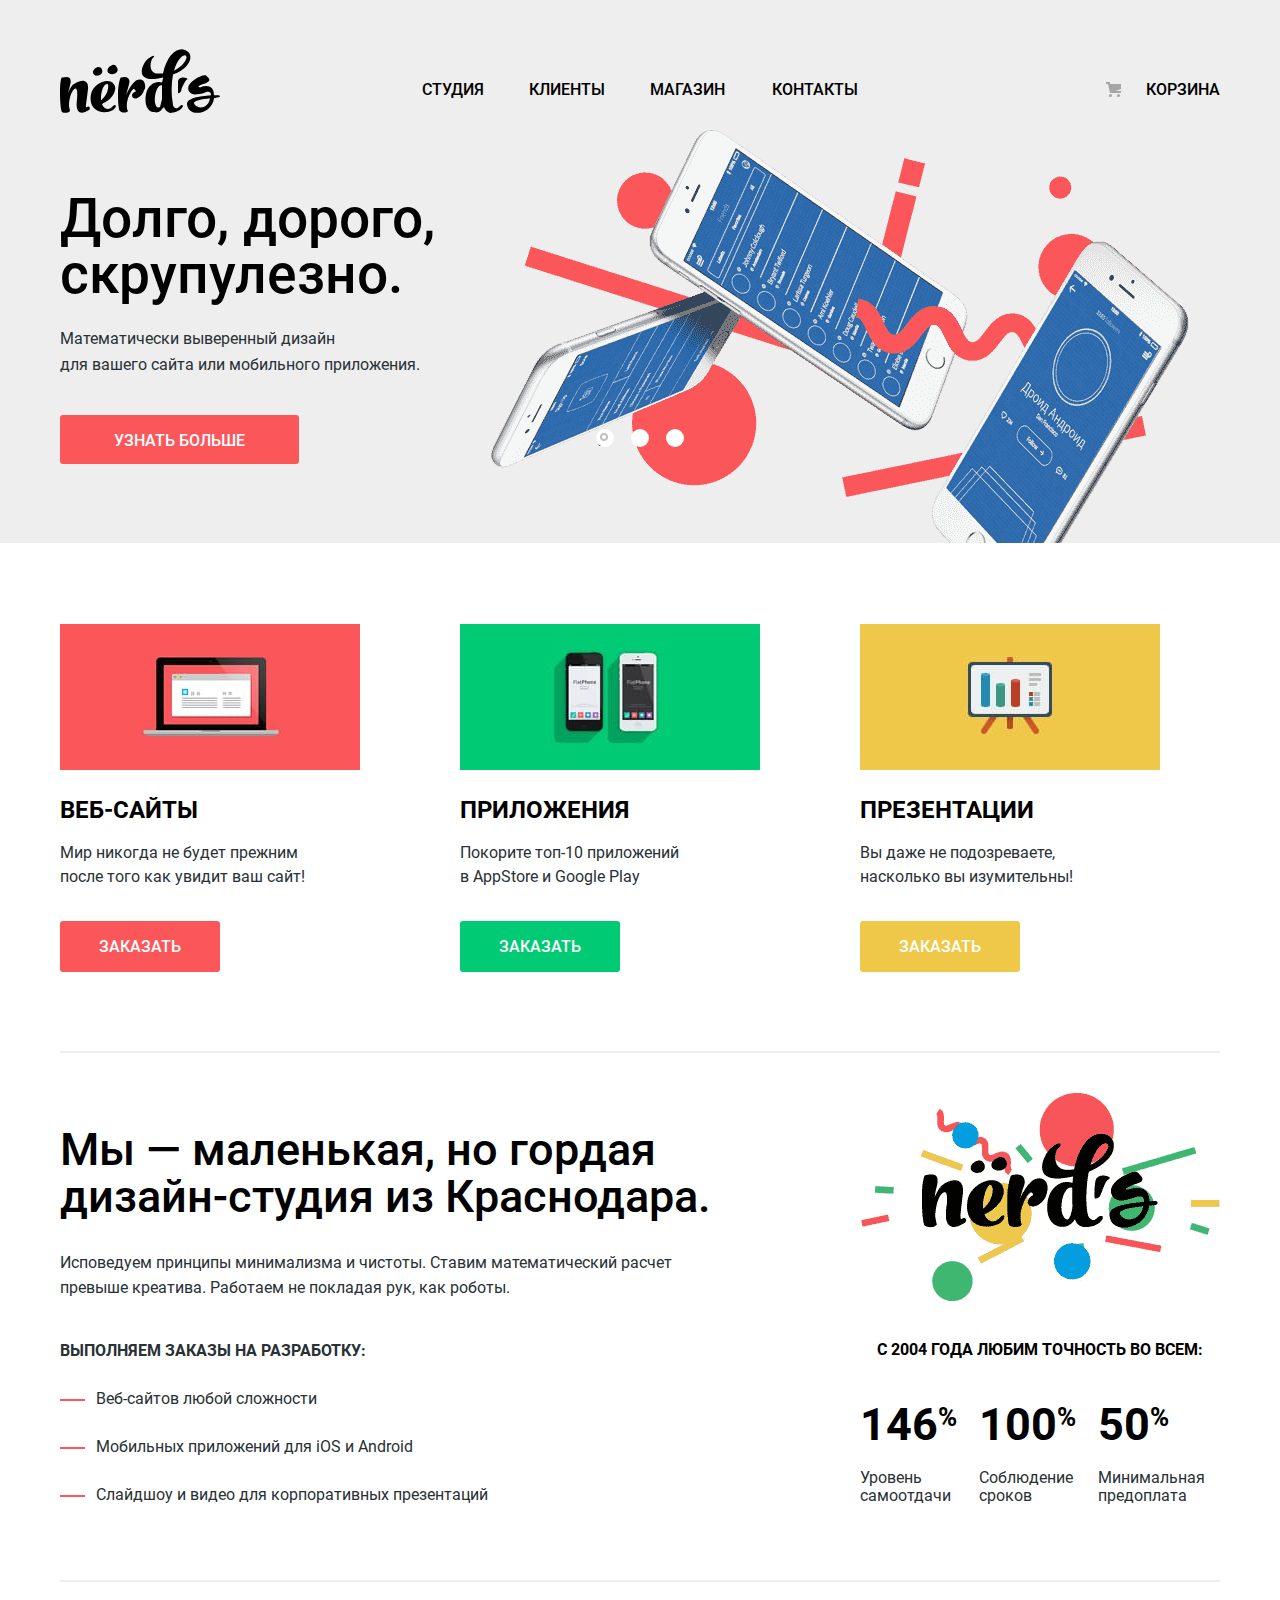
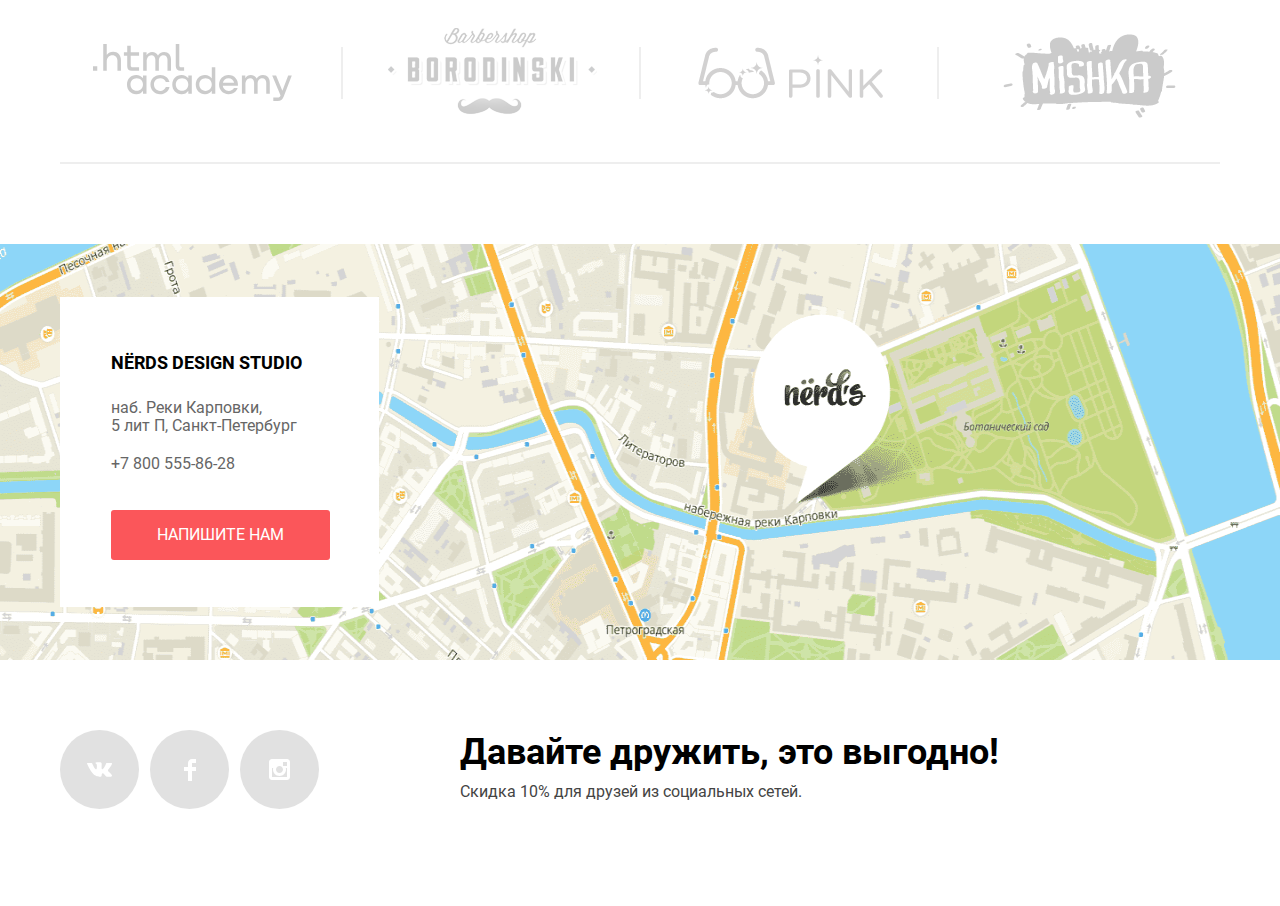
<file: index.html>
<!DOCTYPE html>
<html class="page" lang="ru">
  	<head>
    	<meta charset="utf-8">
    	<title>Дизайн-студия: Нёрдс</title>
		<link href="favicon.ico" rel="icon">
		<link href="favicon/favicon.svg" rel="icon" type="image/svg+xml">
		<link href="favicon/180.png" rel="apple-touch-icon">
		<link href="manifest.webmanifest" rel="manifest">
		<link href="https://fonts.googleapis.com/css2?family=Roboto:wght@400;500;700&display=swap" rel="stylesheet">
		<link href="css/normalize.css" rel="stylesheet">
		<link href="css/style.min.css" rel="stylesheet">
  	</head>

  	<body class="page-body">

<!-- header start-->

		<header class="wrapper-background">
			<nav class="main-nav wrapper">
				<a class="main-header-logo" href="#">
					<img src="img/nerds_logo.svg" width="160" height="65" alt="Логотип дизайн-студии: Нёрдс">
				</a>
				<ul class="site-nav">
					<li class="site-nav-item"><a href="blank.html">Студия</a></li>
					<li class="site-nav-item"><a href="blank.html">Клиенты</a></li>
					<li class="site-nav-item"><a href="catalog.html">Магазин</a></li>
					<li class="site-nav-item"><a href="blank.html">Контакты</a></li>
				</ul>
				<a class="basket" href="blank.html">Корзина</a>
			</nav>	
		</header>
	
<!-- header end -->
	
<!-- main start-->
	
		<main class="main-page main-wrapper-background">
			<h1 class="visually-hidden">Студия дизайна - Нёрдс</h1>

<!-- slider start-->
		
			<section class="slider wrapper-background">
				<h2 class="visually-hidden">Наш подход к работе</h2>
				<div class="all-sliders-wrapper wrapper">
					<div class="all-sliders-controls">
						<button class="controls-sliders controls-sliders-left" type="button">
							<span class="controls-sliders-active controls-sliders-active-left"></span>
						</button>v
						<button class="controls-sliders controls-sliders-center" type="button">
							<span class="controls-sliders-active controls-sliders-active-center none"></span>
						</button>
						<button class="controls-sliders controls-sliders-right" type="button">
							<span class="controls-sliders-active controls-sliders-active-right none"></span>
						</button>
					</div>
					<div class="slider-wrapper slide-1">
						<div class="slider-wrapper-text">
							<p class="slider-slogan">
								Долго, дорого, скрупулезно.
							</p>
							<p class="slider-text">
								Математически выверенный дизайн <br>для вашего сайта или мобильного приложения.
							</p>
								<a class="slider-btn" href="blank.html">Узнать больше</a>
						</div>
						<img src="img/slide_1_image.png" width="760" height="431" alt="Три мобильных телефона">
					</div>
					<div class="slider-wrapper slide-2 none">
						<div class="slider-wrapper-text">
							<p class="slider-slogan">
								Любим математику как никто другой
							</p>
							<p class="slider-text">
								Никакого креатива, только математические формулы для расчета идеальных пропорций
							</p>
								<a class="slider-btn" href="blank.html">Узнать больше</a>
						</div>
						<img src="img/slide_2_image.png" width="760" height="431" alt="Два планшета">
					</div>
					<div class="slider-wrapper slide-3 none">
						<div class="slider-wrapper-text">
							<p class="slider-slogan">
								Только ночь, только хардкор
							</p>
							<p class="slider-text">
								Работать днем, как все? Мы против этого.
								Ближе к полуночи работа только начинается.
							</p>
								<a class="slider-btn" href="blank.html">Узнать больше</a>
						</div>
						<img src="img/slide_3_image.png" width="760" height="431" alt="Планшет и телефон">
					</div>
				</div>
			</section>	
	
<!-- slider end-->

<!-- services start-->

			<section class="services wrapper">
				<h2 class="visually-hidden">Ассортимент</h2>
					<ul class="services-list">
						<li class="services-item services-item-web">
							<img src="img/web_site.jpg" width="300" height="146" alt="Страница веб-сайта на экране ноутбука">
							<h3 class="services-item-subtitle services-item-subtitle-web">Веб-сайты</h3>
							<p class="services-item-text">
								Мир никогда не будет прежним после того как увидит ваш сайт!
							</p>
							<button class="btn btn-web" type="button">Заказать</button>
						</li>
						<li class="services-item services-item">
							<img src="img/attachment.jpg" width="300" height="146" alt="Два мобильных телефона, на экране которых отображается включенное приложение">
							<h3 class="services-item-subtitle services-item-subtitle-attachment">Приложения</h3>
							<p class="services-item-text">
								Покорите топ-10 приложений <br>в AppStore и Google Play
							</p>
							<button class="btn btn-attachment" type="button">Заказать</button>
						</li>
						<li class="services-item services-item">
							<img src="img/presentation.jpg" width="300" height="146" alt="На презентации изображена диаграмма">
							<h3 class="services-item-subtitle services-item-subtitle-presentation">Презентации</h3>
							<p class="services-item-text">
								Вы даже не подозреваете, насколько вы изумительны!
							</p>
							<button class="btn btn-presentation" type="button">Заказать</button>
						</li>
					</ul>
			</section>

<!-- services end-->

			<div class="wrapper-two-sections wrapper">

<!-- about-company start-->

				<section class="about-company">
					<h2 class="visually-hidden">О компании</h2>
					<p class="about-company-slogan">
						Мы — маленькая, но гордая дизайн-студия из Краснодара.
					</p>
					<p class="about-company-text">
						Исповедуем принципы минимализма и чистоты. Ставим математический расчет превыше креатива. Работаем не покладая рук, как роботы.
					</p>
					<p class="about-company-list-subtitle">
						Выполняем заказы на разработку:
					</p>
					<ul class="about-company-list">
						<li class="about-company-item">Веб-сайтов любой сложности</li>	
						<li class="about-company-item">Мобильных приложений для iOS и Android</li>	
						<li class="about-company-item">Слайдшоу и видео для корпоративных презентаций</li>
					</ul>
				</section>

<!-- about-company end-->

<!-- feature start-->

				<section class="feature">
					<img class="feature-logo" src="img/nerds_illustration.png" width="360" height="208" alt="Логотип дизайн-студии: Нёрдс">
					<h2 class="visually-hidden">Наши преимущества</h2>
					<p class="feature-subtitle">с 2004 года Любим точность во всем:</p>
					<ul class="feature-list">
						<li class="feature-item">
							<p class="feature-number">
								146 
								<span class="percent">%</span>
							</p>
							<p  class="feature-text">
								Уровень самоотдачи
							</p>
						</li>
						<li class="feature-item">
							<p class="feature-number">
								100
								<span class="percent">%</span>
							</p>
							<p  class="feature-text">
								Соблюдение сроков
							</p>
						</li>
						<li class="feature-item">
							<p class="feature-number">
								50
								<span class="percent">%</span>
							</p>
							<p  class="feature-text">
								Минимальная предоплата
							</p>
						</li>
					</ul>
				</section>

<!-- feature end-->
			</div>

<!-- clients start-->

				<section class="clients wrapper">
					<h2 class="visually-hidden">Наши клиенты</h2>
					<ul class="clients-list">
						<li class="clients-item">
							<a class="clients-link" href="https://htmlacademy.ru/intensive/htmlcss"><img class="clients-logo" src="img/logo_htmlacademy.svg" width="199" height="57" alt="Логотип htmlacademy">
							</a>
						</li>
						<li class="clients-item">
							<a class="clients-link" href="blank.html"><img class="clients-logo" src="img/logo_borodinski.svg" width="209" height="90" alt="Логотип барбершопера Бородинский">
							</a>
						</li>
						<li class="clients-item">
							<a class="clients-link" href="blank.html"><img class="clients-logo" src="img/logo_pink.svg" width="185" height="52" alt="Логотип компании pink">
							</a>
						</li>
						<li class="clients-item">
							<a class="clients-link" href="blank.html"><img class="clients-logo" src="img/logo_mishka.svg" width="173" height="84" alt="Логотип компании mishka">
							</a>
						</li>
					</ul>
				</section>
		</main>

<!-- clients end-->
<!-- main end -->	

<!-- footer -->

		<footer class="page-footer">
			<iframe class="page-footer-map" src="https://www.google.com/maps/embed?pb=!1m18!1m12!1m3!1d1996.818026615576!2d30.315192316007387!3d59.96834198188692!2m3!1f0!2f0!3f0!3m2!1i1024!2i768!4f13.1!3m3!1m2!1s0x4696314db404b36b%3A0x1d934f1978240bba!2zTtGRcmRz!5e0!3m2!1sru!2sru!4v1625210179635!5m2!1sru!2sru" width="1160" height="416" allowfullscreen loading="lazy" title="Дизайн-студия NЁRDS находится по адресу наб. Реки Карповки, 5 лит П, Санкт-Петербург"></iframe>
			<img class="fixed-map" src="img/address_map.png" width="1160" height="416" alt="Дизайн-студия NЁRDS находится по адресу наб. Реки Карповки, 5 лит П, Санкт-Петербург">
			<div class="wrapper">
				<section class="contacts">
					<h2 class="visually-hidden">Контакты</h2>
					<h3 class="contacts-subtitle">Nёrds Design Studio</h3>
					<p class="contacts-address">
						наб. Реки Карповки, <br>5 лит П, Санкт-Петербург
					</p>
					<a class="contacts-tel" href="tel:+78005558628">+7 800 555-86-28</a>
					<a class="contacts-btn" href="blank.html">Напишите нам</a>
				</section>
			</div>
			<section class="socials wrapper">
				<h2 class="visually-hidden">Ссылки на социальные сети</h2>
				<div class="wrapper-socials">
					<ul class="socials-list">
						<li class="socials-item">
							<a class="socials-link" href="blank.html">
								<svg class="socials-vk" aria-label="Логотип вконтакте" width="26" height="15" viewBox="0 0 27 15" fill="none" xmlns="http://www.w3.org/2000/svg">
									<path d="M16.138 11.51C17.094 11.201 18.318 13.55 19.621 14.449C20.599 15.13 21.348 14.983 21.348 14.983L24.821 14.933C24.821 14.933 26.636 14.821 25.778 13.379C25.707 13.259 25.275 12.31 23.193 10.357C21.016 8.31404 21.311 8.64504 23.932 5.11304C25.529 2.96004 26.168 1.64504 25.968 1.08504C25.776 0.546037 24.603 0.686037 24.603 0.686037L20.69 0.713037C20.309 0.714037 19.986 0.832037 19.839 1.22804C19.836 1.23204 19.218 2.89404 18.394 4.30704C16.653 7.29604 15.958 7.45504 15.67 7.26804C15.009 6.83504 15.176 5.53104 15.176 4.60404C15.176 1.70704 15.608 0.499037 14.33 0.187037C13.903 0.0830374 13.591 0.0150374 12.502 0.00503741C11.11 -0.0159626 9.92797 0.00503743 9.25797 0.334037C8.81297 0.557037 8.47197 1.04604 8.67897 1.07404C8.93897 1.10904 9.52197 1.23404 9.83397 1.66004C10.235 2.21204 10.223 3.44904 10.223 3.44904C10.223 3.44904 10.452 6.86004 9.68297 7.28304C9.15497 7.57304 8.43297 6.98104 6.87997 4.26704C6.08697 2.87904 5.48797 1.34504 5.48797 1.34504C5.48797 1.34504 5.37197 1.06004 5.16197 0.904037C4.91197 0.719037 4.56197 0.660037 4.56197 0.660037L0.84797 0.684037C0.84797 0.684037 0.28997 0.700037 0.0849697 0.946037C-0.0970303 1.16404 0.0699697 1.61404 0.0699697 1.61404C0.0699697 1.61404 2.97897 8.49504 6.27297 11.961C9.29297 15.143 12.725 14.932 12.725 14.932H14.28C14.28 14.932 14.749 14.878 14.989 14.62C15.213 14.38 15.203 13.929 15.203 13.929C15.203 13.929 15.172 11.82 16.138 11.51Z" fill="white"/>
								</svg>
							</a>
						</li>
						<li class="socials-item">
							<a class="socials-link" href="blank.html">
								<svg class="socials-fb" aria-label="Логотип фейсбука" width="12" height="22" viewBox="0 0 12 22" fill="none" xmlns="http://www.w3.org/2000/svg">
									<path d="M12 4V0H8C5.79086 0 4 1.79086 4 4V8H0V12H4V22H8V12H12V8H8V4H12Z" fill="white"/>
								</svg>
							</a>
						</li>
						<li class="socials-item">
							<a class="socials-link" href="blank.html">
								<svg class="socials-inst" aria-label="Логотип инстаграма" width="21" height="21" viewBox="0 0 21 21" fill="none" xmlns="http://www.w3.org/2000/svg">
									<path fill-rule="evenodd" clip-rule="evenodd" d="M3 0H18C19.65 0 21 1.35 21 3V18C21 19.65 19.65 21 18 21H3C1.35 21 0 19.65 0 18V3C0 1.35 1.35 0 3 0ZM14 10.5C14 8.57 12.43 7 10.5 7C8.57 7 7 8.57 7 10.5C7 12.43 8.57 14 10.5 14C12.43 14 14 12.43 14 10.5ZM3 18V9H4.181C4.0626 9.49127 4.00186 9.99467 4 10.5C4 14.0899 6.91015 17 10.5 17C14.0899 17 17 14.0899 17 10.5C16.9986 9.99464 16.9379 9.49118 16.819 9H18V18H3ZM14 7H18V3H14V7Z" fill="white"/>
								</svg>
							</a>
						</li>
					</ul>
					<div class="wrapper-socials-text">
						<h3 class="socials-subtitle">Давайте дружить, это выгодно!</h3>
						<p class="socials-text">
							Скидка 10% для друзей из социальных сетей.
						</p>
					</div>
				</div>
			</section>
			<section class="popup wrapper visually-hidden">
				<div class="popup-wrapper">
					<div class="popup-title-wrapper">
						<h2 class="popup-title">Напишите нам</h2>
						<button class="popup-btn-close" type="button">
							<svg class="popup-close" aria-label="Закрытие всплывающего окна" width="21" height="21" viewBox="0 0 21 21" fill="none" xmlns="http://www.w3.org/2000/svg">
								<g clip-path="url(#clip0)">
									<path d="M13.3391 10.5088L20.7163 3.13165C21.1056 2.74233 21.1056 2.1058 20.7163 1.71647L19.3011 0.300294C18.9118 -0.0890303 18.2752 -0.0890303 17.8859 0.300294L10.5088 7.67844L3.13163 0.301295C2.7423 -0.0880295 2.10577 -0.0880295 1.71645 0.301295L0.301271 1.71647C-0.0880537 2.1058 -0.0880537 2.74233 0.301271 3.13165L7.67842 10.5088L0.301271 17.8859C-0.0880537 18.2753 -0.0880537 18.9118 0.301271 19.3011L1.71745 20.7163C2.10678 21.1056 2.74331 21.1056 3.13263 20.7163L10.5098 13.3392L17.8869 20.7163C18.2762 21.1056 18.9128 21.1056 19.3021 20.7163L20.7173 19.3011C21.1066 18.9118 21.1066 18.2753 20.7173 17.8859L13.3391 10.5088Z" fill="#FB565A" />
								</g>
								<defs>
									<clipPath id="clip0">
										<rect width="21" height="21" fill="white"/>
									</clipPath>
								</defs>
							</svg>
						</button>
					</div>
					<form class="popup-form" method="post" action="https://echo.htmlacademy.ru">
						<ul class="popup-list">
							<li class="popup-item">
								<label class="popup-item-subtitle">Ваше имя:<input class="popup-field popup-login" type="text" name="login-user" placeholder="Имя Фамилия" required></label>
							</li>
							<li class="popup-item">
								<label class="popup-item-subtitle">Ваш email:<input class="popup-field popup-email" type="email" name="email-user" placeholder="email@example.com" required></label>
							</li>
							<li class="popup-item">
								<label class="popup-item-subtitle">Текст письма:<textarea class="popup-textarea" rows="4" cols="3" placeholder="В свободной форме"></textarea></label>
							</li>
						</ul>
						<button class="popup-btn" type="submit">Отправить</button>
					</form>
				</div>
			</section>
		</footer>
		<script src="javascript/popup.min.js"></script>
		<script src="javascript/slider.min.js"></script>
  	</body>
</html>
</file>
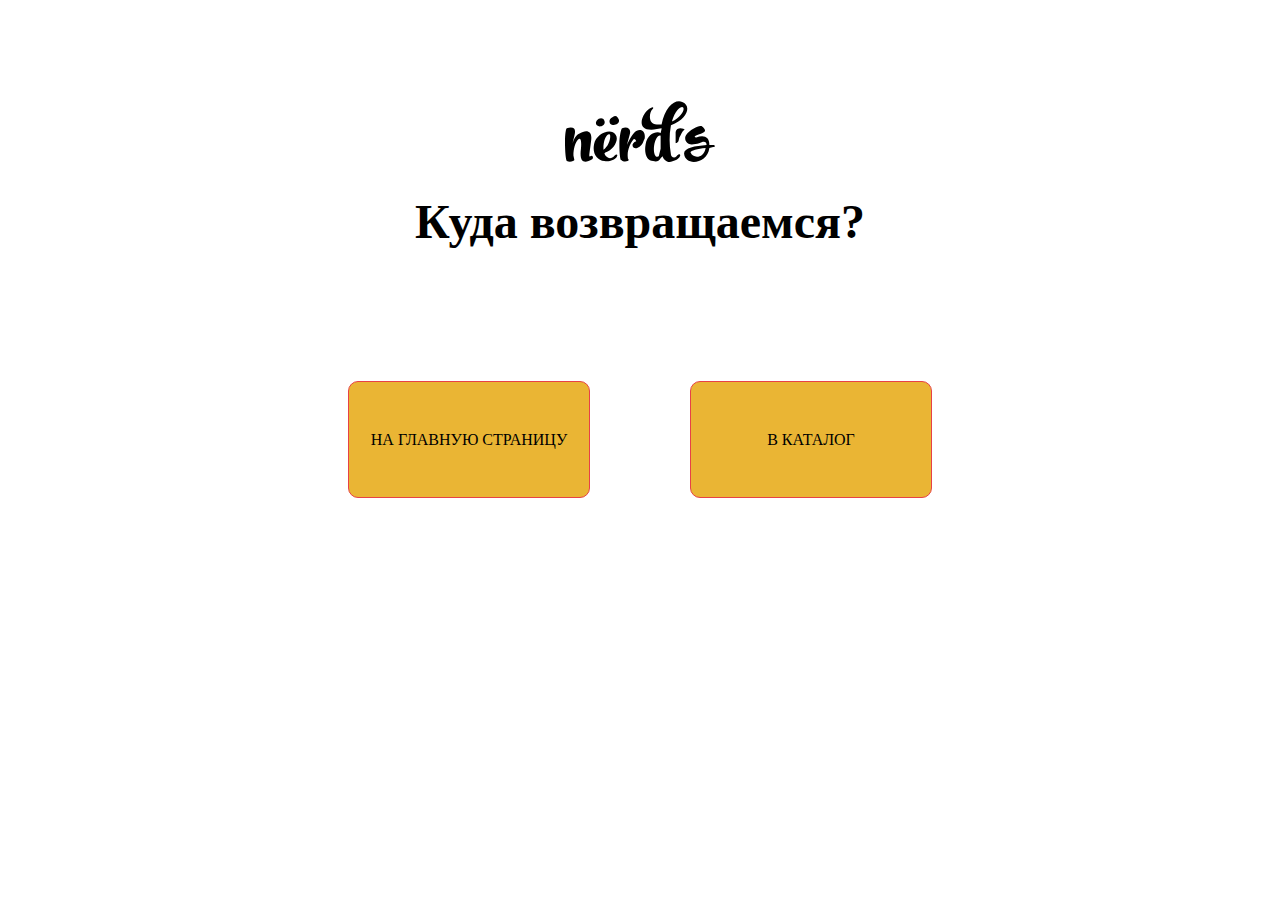
<file: blank.html>
<!DOCTYPE html>
<html lang="ru">
  <head>
    <meta charset="utf-8">
    <title>Страница для временных ссылок</title>
	<link href="favicon.ico" rel="icon">
	<link href="favicon/favicon.svg" rel="icon" type="image/svg+xml">
	<link href="favicon/180.png" rel="apple-touch-icon">
	<link href="manifest.webmanifest" rel="manifest">
	<link href="https://fonts.googleapis.com/css2?family=Roboto:wght@400;500;700&display=swap" rel="stylesheet">
	<link href="css/normalize.css" rel="stylesheet">
	<link href="css/style.css" rel="stylesheet">
  </head>
  <body>
	<header>
		<nav class="wrapper">
			<div class="wrapper-blank-title">
				<img src="img/nerds_logo.svg" width="160" height="65" alt="Логотип дизайн-студии: Нёрдс">
				<h1 class="blank-title">Куда возвращаемся?</h1>
			</div>
			<ul class="blank-list">
				<li class="blank-item"><a class="blank-btn" href="index.html">На главную страницу</a></li>
				<li class="blank-item"><a class="blank-btn blank-btn-catalog" href="catalog.html">в каталог</a></li>
			</ul>
		</nav>	
	</header>

	<main>
		
	</main>

	<footer>
		
	</footer>
  </body>
</html>
</file>
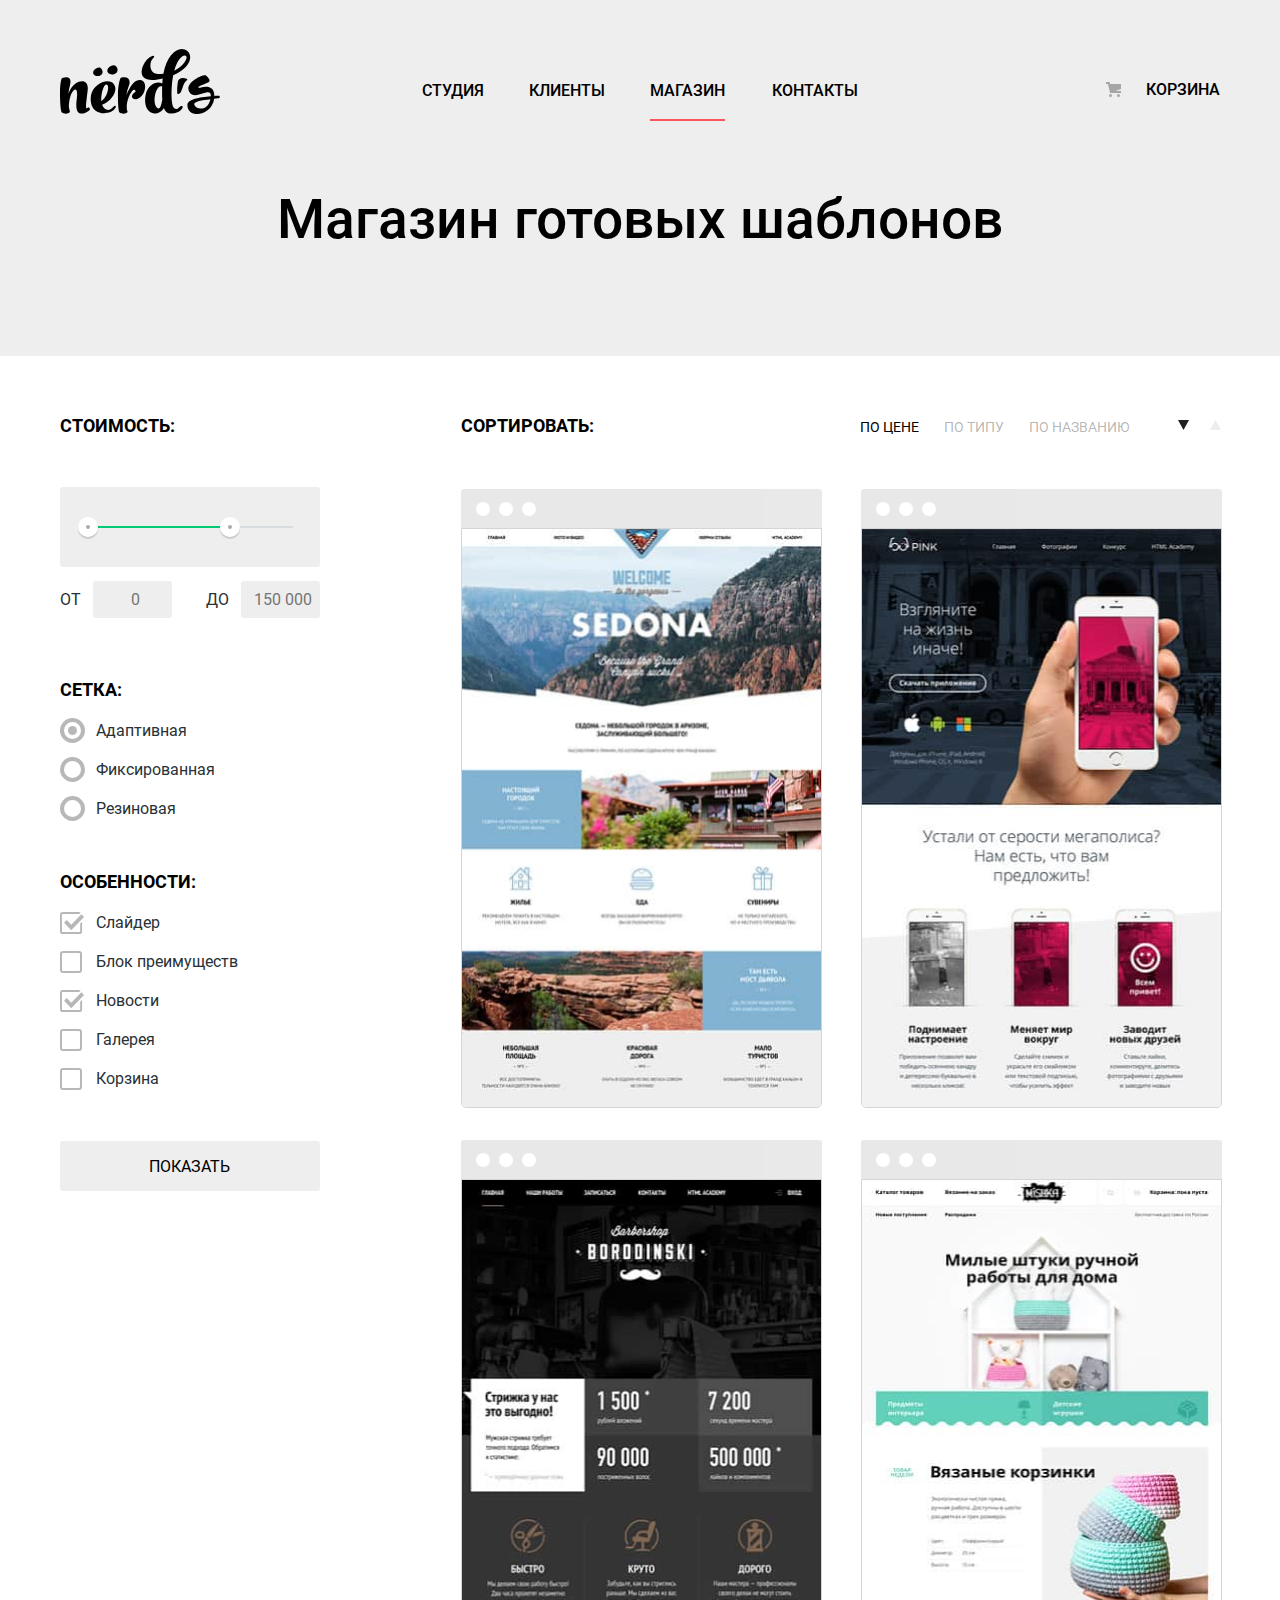
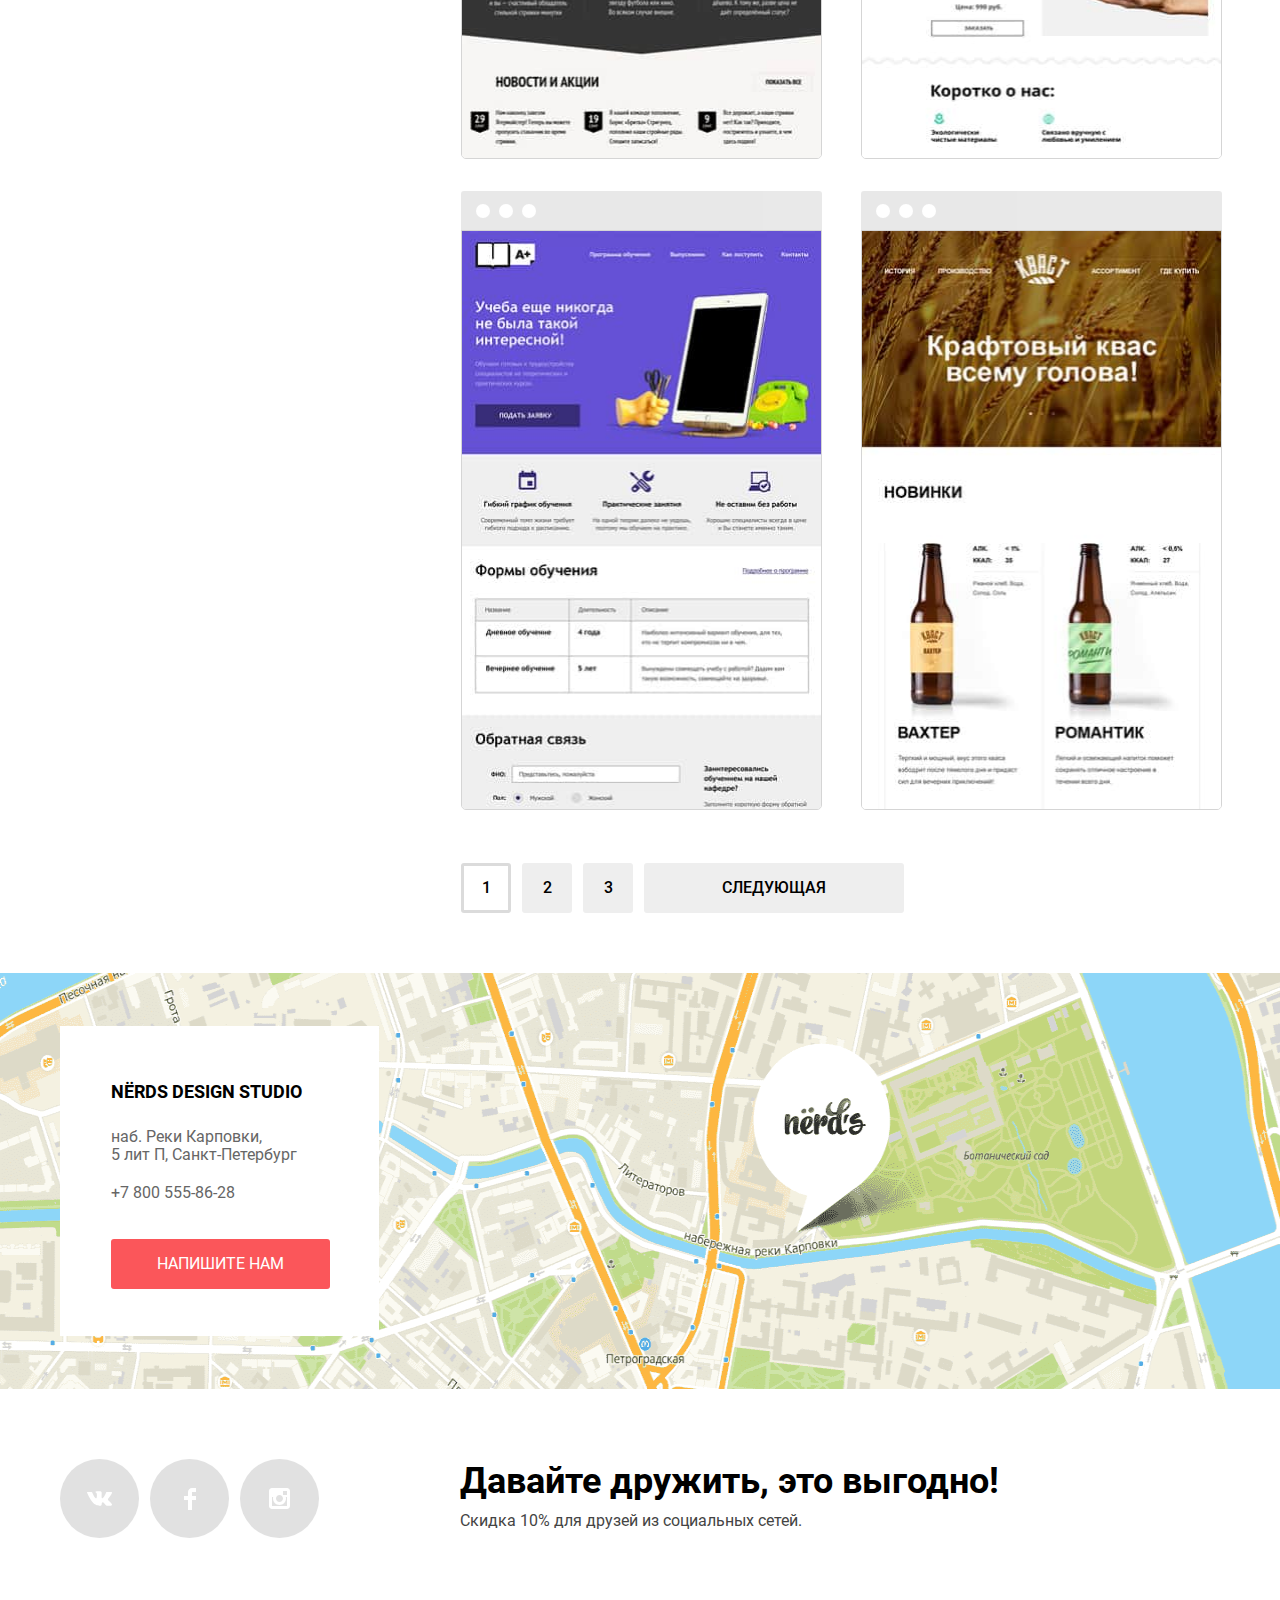
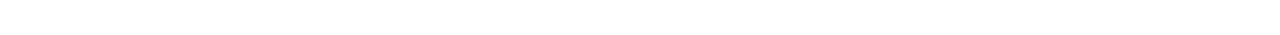
<file: catalog.html>
<!DOCTYPE html>
<html class="page" lang="ru">
    <head>
        <meta charset="utf-8">
        <title>Дизайн-студия: Нёрдс</title>
        <link href="favicon.ico" rel="icon">
	    <link href="favicon/favicon.svg" rel="icon" type="image/svg+xml">
	    <link href="favicon/180.png" rel="apple-touch-icon">
	    <link href="manifest.webmanifest" rel="manifest">
	    <link href="https://fonts.googleapis.com/css2?family=Roboto:wght@400;500;700&display=swap" rel="stylesheet">
	    <link href="css/normalize.css" rel="stylesheet">
	    <link href="css/style.min.css" rel="stylesheet">
    </head>

<!-- body start-->

    <body class="page-body page-inner">

<!-- header start-->

        <header class="wrapper-background">
            <nav class="main-nav main-nav-inner wrapper">
                <a class="main-header-logo" href="index.html">
                    <svg width="160" height="66" viewBox="0 0 160 66" fill="none" xmlns="http://www.w3.org/2000/svg" aria-label="Логотип дизайн-студии: Нёрдс">
                        <path fill-rule="evenodd" clip-rule="evenodd" d="M48.031 24.783C51.682 28.757 59.647 25.158 57.062 19.861C55.336 16.305 52.75 17.13 50.904 18.041C47.208 19.82 46.509 23.088 48.031 24.783ZM42.105 22.002C44.481 26.868 37.168 30.173 33.813 26.523C32.415 24.968 33.058 21.963 36.449 20.33C38.146 19.494 40.522 18.734 42.105 22.002ZM157.936 50.374C156.715 50.5332 155.442 50.6425 154.221 50.7474L154.179 50.751V50.807C151.764 68.171 127.991 71.038 127.4 57.406C127.131 51.239 138.993 49.456 150.798 48.318C151.007 42.9112 147.233 44.1234 142.648 45.5959C137.829 47.1437 132.115 48.979 129.19 43.717C124.171 34.692 143.822 25.779 145.918 27.615C152.271 33.1766 149.4 34.2063 144.727 35.8824L144.539 35.95C135.049 39.36 138.748 40.057 140.028 39.676C147.597 37.423 154.394 38.636 154.34 47.993C154.955 47.9419 155.557 47.9025 156.154 47.8634L156.154 47.8634C156.807 47.8207 157.452 47.7784 158.097 47.722C160.403 47.507 160.564 50.157 157.936 50.374ZM150.422 51.13C141.298 52.158 133.409 53.566 134.269 56.485C135.985 62.058 147.846 63.303 150.422 51.13ZM117.79 34.23C116.975 39.88 116.996 45.881 117.678 45.918C118.012 45.937 119.982 45.572 120.617 44.411C121.226 43.2934 121.794 41.7543 122.388 40.141L122.388 40.1409L122.388 40.1409L122.388 40.1408L122.388 40.1407L122.388 40.1406L122.388 40.1405C123.586 36.8907 124.895 33.3397 126.883 32.324C129.725 30.873 118.795 27.279 117.79 34.23ZM28.883 62.666C20.964 68.004 14.664 66.825 16.671 51.818C18.121 40.914 15.723 40.297 13.549 42.376C10.704 45.073 8.921 52.099 8.865 58.788C9.12323 60.3951 9.45828 61.9889 9.869 63.564C10.203 65.194 4.962 66.879 1.895 64.575C0.837 63.79 0 55.865 0 45.131C0 36.307 1.171 30.236 2.23 29.956C10.259 27.765 11.542 31.304 9.813 37.937C9.12537 40.5343 8.65871 43.1851 8.418 45.861C10.091 41.197 12.489 37.376 15.221 35.688C22.637 31.024 28.826 33.215 27.655 42.489C25.648 59.069 25.481 61.316 27.265 60.024C29.496 58.45 30.945 61.262 28.883 62.666ZM41.766 65.142C47.176 65.761 52.807 64.074 54.982 60.59C56.821 57.667 55.316 56.655 53.197 59.015C48.737 64.131 44.109 61.826 42.158 56.655L42.66 56.487C52.082 52.721 57.992 42.493 54.257 36.704C49.126 28.723 33.069 35.86 31.061 47.045C29.221 57.386 34.016 64.299 41.766 65.142ZM41.377 53.172C47.232 49.013 49.183 39.852 47.566 37.267C45.838 34.57 42.492 38.784 41.321 49.013C41.21 50.474 41.21 51.878 41.377 53.172ZM77.125 51.051C79.188 50.376 81.494 48.499 83.091 45.992C83.538 45.289 83.914 44.657 84.43 43.012C84.3675 43.2111 84.3915 43.1204 84.4509 42.8953C84.5588 42.4863 84.7839 41.6335 84.82 41.271C84.82 41.215 84.876 40.932 84.932 40.822C86.157 33.965 81.921 30.086 76.065 33.009C72.776 34.638 68.706 40.822 66.253 47.51C66.866 43.912 67.925 40.484 69.096 37.111C71.103 31.154 67.368 28.119 60.956 29.862C59.896 30.143 57.945 37.955 57.945 46.779C57.945 57.513 58.503 63.695 59.562 64.483C62.628 66.843 68.092 65.101 67.535 63.527C67.3189 62.9291 67.1554 62.3284 66.9926 61.7303L66.977 61.673C66.977 61.504 66.977 61.335 66.922 61.167C65.861 54.196 69.933 44.532 73.278 41.946C74.17 41.215 75.396 41.721 75.564 43.632C72.832 44.981 71.94 47.342 71.94 48.353C71.94 51.107 74.727 51.781 77.125 51.051Z" fill="black"/>
                        <path fill-rule="evenodd" clip-rule="evenodd" d="M113.207 27.161C112.726 29.6539 112.354 32.1666 112.092 34.692C111.033 44.752 111.48 53.688 112.705 57.678C113.431 59.815 116.162 62.624 118.783 59.701C121.626 56.498 124.75 58.352 120.957 62.117C118.617 64.422 114.268 65.995 109.918 65.545C106.795 65.152 104.9 63.13 103.784 60.04C103.34 60.938 102.837 61.725 102.224 62.342C100.105 64.535 97.539 65.772 94.25 65.434C87.613 64.704 83.712 57.511 85.551 47.281C87.503 36.49 96.87 32.556 102.279 35.424C102.391 34.075 102.502 32.725 102.614 31.32C102.642 31.1795 102.655 31.039 102.669 30.8985C102.683 30.758 102.697 30.6175 102.724 30.477C101.079 30.8387 99.424 31.1575 97.762 31.433C73.787 35.423 82.04 15.864 87.894 10.75C94.53 5.017 95.254 8.895 93.191 10.188C89.511 12.548 87.894 26.093 98.432 26.093C100.161 26.093 101.778 25.981 103.394 25.812C106.685 7.49 116.665 -1.391 124.75 1.532C133.726 4.792 132.779 19.067 113.207 27.161ZM102.279 51.554C102.055 48.012 102.055 44.022 102.112 39.918C102.112 39.6576 102.127 39.3974 102.141 39.1449C102.155 38.9068 102.168 38.6754 102.168 38.457C98.822 36.939 95.533 42.11 94.695 49.249C93.749 57.622 97.483 62.062 99.603 60.04C101.22 58.409 102.056 53.237 102.279 51.554ZM126.365 8.389C124.581 5.747 118.058 8.951 114.267 22.721C123.802 18.167 127.593 10.299 126.365 8.389Z" fill="black"/>
                    </svg>
                </a>
				<ul class="site-nav site-nav-catalog">
					<li class="site-nav-item"><a href="blank.html">Студия</a></li>
					<li class="site-nav-item"><a href="blank.html">Клиенты</a></li>
					<li class="site-nav-item site-nav-item-active"><a href="#">Магазин</a></li>
					<li class="site-nav-item"><a href="blank.html">Контакты</a></li>
				</ul>
                <a class="basket" href="blank.html">Корзина</a>
            </nav>	
        </header>
    
<!-- header end -->
    
<!-- main-inner start-->
    
        <main class="main-page-inner">
            <div class="wrapper-inner">
                <h1 class="inner-title wrapper">Магазин готовых шаблонов</h1>
            </div>
            <div class="wrapper-section-group wrapper">
<!-- filter start-->        

                <section class="filter">
                    <h2 class="visually-hidden">Фильтр услуг</h2>
                    <form class="filter-form" method="get" action="https://echo.htmlacademy.ru">
                        <fieldset class="filter-cost">
                            <legend class="filter-subtitle">Стоимость:</legend>
                            <div class="wrapper-range-controls">
                                <div class="scale">
                                    <div class="bar"></div>
                                </div>
                                <button class="toggle toggle-min" tabindex="0" type="button" aria-label="Значение минимального ценового диапозона"></button>
                                <button class="toggle toggle-max" tabindex="0" type="button" aria-label="Значение максимального ценового диапозона"></button>
                            </div>
                            <div class="wrapper-price-controls">
                                <label class="filter-cost-text">от<input type="number" min="0" max="1000000" step="100" name="min_cost" placeholder="0"></label>
                                <label class="filter-cost-text">до<input type="number" min="0" max="1000000" step="100" name="max_cost" placeholder="150 000"></label>
                            </div>
                        </fieldset>
                        <fieldset class="filter-grid">
                            <legend class="filter-subtitle">Сетка:</legend>
                            <ul class="filter-grid-list">
                                <li class="filter-grid-item">
                                    <input class="visually-hidden filter-input-radio" type="radio" name="grid" value="adaptive" id="filter-adaptive" checked>
                                    <label class="filter-text filter-radio" for="filter-adaptive">Адаптивная</label>
                                </li>
                                <li class="filter-grid-item">
                                    <input class="visually-hidden filter-input-radio" type="radio" name="grid" value="fixed" id="filter-fixed">
                                    <label class="filter-text filter-radio" for="filter-fixed">Фиксированная</label>
                                </li>
                                <li class="filter-grid-item">
                                    <input class="visually-hidden filter-input-radio" type="radio" name="grid" value="elastic" id="filter-rubber">
                                    <label class="filter-text filter-radio" for="filter-rubber">Резиновая</label>
                                </li>
                            </ul>
                        </fieldset>
                        <fieldset class="filter-functional">
                            <legend class="filter-subtitle">Особенности:</legend>
                            <ul class="filter-functional-list">
                                <li class="filter-functional-item">
                                    <input class="visually-hidden filter-input-checkbox" type="checkbox" name="slider" id="filter-slider" checked>
                                    <label class="filter-text filter-checkbox" for="filter-slider">Слайдер</label>
                                </li>
                                <li class="filter-functional-item">
                                    <input class="visually-hidden filter-input-checkbox" type="checkbox" name="advantages" id="filter-advantages">
                                    <label class="filter-text filter-checkbox" for="filter-advantages">Блок преимуществ</label>
                                </li>
                                <li class="filter-functional-item">
                                    <input class="visually-hidden filter-input-checkbox" type="checkbox" name="news" id="filter-news" checked>
                                    <label class="filter-text filter-checkbox" for="filter-news">Новости</label>
                                </li>
                                <li class="filter-functional-item">
                                    <input class="visually-hidden filter-input-checkbox" type="checkbox" name="gallery" id="filter-gallery">
                                    <label class="filter-text filter-checkbox" for="filter-gallery">Галерея</label>
                                </li>
                                <li class="filter-functional-item">
                                    <input class="visually-hidden filter-input-checkbox" type="checkbox" name="basket" id="filter-basket">
                                    <label class="filter-text filter-checkbox" for="filter-basket">Корзина</label>
                                </li>
                            </ul>
                        </fieldset>
                        <button class="filter-btn" type="submit" formaction="https://echo.htmlacademy.ru/">Показать</button>
                    </form>
                </section>

<!-- filter end--> 

                <div class="wrapper-sorting-and-pattern">
<!-- sorting start-->

                    <section class="sorting">
                        <h2 class="visually-hidden">Выбор способа сортировки</h2>
                        <div class="wrapper-sorting">
                            <p class="sorting-subtitle">Сортировать:</p>
                            <ul class="sorting-list">
                                <li class="sorting-item sorting-item-active"><a class="sorting-link" href="blank.html">По цене</a></li>
                                <li class="sorting-item"><a class="sorting-link" href="blank.html">По типу</a></li>
                                <li class="sorting-item"><a class="sorting-link" href="blank.html">По названию</a></li>
                            </ul>
                            <ul class="sorting-controls-list">
                                <li class="sorting-controls-item">
                                    <a class="sorting-controls sorting-controls-active sorting-controls-down" href="blank.html" aria-label="Вниз">
                                        <svg class="arrow arrow-down" width="11" height="10" viewBox="0 0 11 10" fill="none" xmlns="http://www.w3.org/2000/svg">
                                            <path d="M5.5 10L0 0H11" fill=""/>
                                        </svg>
                                    </a>
                                </li>
                                <li class="sorting-controls-item">
                                    <a class="sorting-controls sorting-controls-up" href="blank.html" aria-label="Вверх">
                                        <svg class="arrow arrow-up" width="11" height="10" viewBox="0 0 11 10" fill="none" xmlns="http://www.w3.org/2000/svg">
                                            <path d="M5.5 10L0 0H11" fill=""/>
                                        </svg>
                                    </a>
                                </li>
                            </ul>
                        </div>
                    </section>

<!-- sorting end-->

<!-- pattern start-->

                    <section class="pattern">
                        <h2 class="visually-hidden">Варианты шаблонов</h2>
                        <ul class="pattern-list">
                            <li class="pattern-item">
                                <div class="pattern-item-shape">
                                    <div class="pattern-item-path-left"></div>
                                    <div class="pattern-item-path-center"></div>
                                    <div class="pattern-item-path-right"></div>
                                </div>
                                <div class="pattern-link" tabindex="0">
                                    <img src="img/sedona.jpg" width="359" height="578" alt="Sedona">
                                    <div class="wrapper-modal">
                                        <a class="modal-subtitle" href="blank.html">Sedona</a>
                                        <p class="modal-text modal-text-sedona">Информационный сайт для туристов</p>
                                        <button class="modal-btn" type="button">9 900 ₽</button>
                                    </div>
                                </div>
                            </li>
                            <li class="pattern-item">
                                <div class="pattern-item-shape">
                                    <div class="pattern-item-path-left"></div>
                                    <div class="pattern-item-path-center"></div>
                                    <div class="pattern-item-path-right"></div>
                                </div>
                                <div class="pattern-link" tabindex="0">
                                    <img src="img/pink.jpg" width="359" height="578" alt="Pink">
                                    <div class="wrapper-modal">
                                        <a class="modal-subtitle" href="blank.html">Pink App</a>
                                        <p class="modal-text">Продуктовый лендинг приложения для iOS и Android</p>
                                        <button class="modal-btn" type="button">9 900 ₽</button>
                                    </div>
                                </div>
                            </li>
                            <li class="pattern-item">
                                <div class="pattern-item-shape">
                                    <div class="pattern-item-path-left"></div>
                                    <div class="pattern-item-path-center"></div>
                                    <div class="pattern-item-path-right"></div>
                                </div>
                                <div class="pattern-link" tabindex="0">
                                    <img src="img/barbershop.jpg" width="359" height="578" alt="Borodinski">
                                    <div class="wrapper-modal">
                                        <a class="modal-subtitle" href="blank.html">Barbershop</a>
                                        <p class="modal-text modal-text-barbershop">Сайт салона красоты. Для мужчин, да.</p>
                                        <button class="modal-btn" type="button">9 900 ₽</button>
                                    </div>
                                </div>
                            </li>
                            <li class="pattern-item">
                                <div class="pattern-item-shape">
                                    <div class="pattern-item-path-left"></div>
                                    <div class="pattern-item-path-center"></div>
                                    <div class="pattern-item-path-right"></div>
                                </div>
                                <div class="pattern-link" tabindex="0">
                                    <img src="img/mishka.jpg" width="359" height="578" alt="Mishka">
                                    <div class="wrapper-modal">
                                        <a class="modal-subtitle" href="blank.html">Mishka</a>
                                        <p class="modal-text modal-text-mishka">Интернет-магазин вязаных игрушек</p>
                                        <button class="modal-btn" type="button">9 900 ₽</button>
                                    </div>
                                </div>
                            </li>
                            <li class="pattern-item">
                                <div class="pattern-item-shape">
                                    <div class="pattern-item-path-left"></div>
                                    <div class="pattern-item-path-center"></div>
                                    <div class="pattern-item-path-right"></div>
                                </div>
                                <div class="pattern-link" tabindex="0">
                                    <img src="img/aplus.jpg" width="359" height="578" alt="Учебное заведение">
                                    <div class="wrapper-modal">
                                        <a class="modal-subtitle" href="blank.html">A Plus</a>
                                        <p class="modal-text">Лендинг курсов повышения квалификации</p>
                                        <button class="modal-btn" type="button">9 900 ₽</button>
                                    </div>
                                </div>
                            </li>
                            <li class="pattern-item">
                                <div class="pattern-item-shape">
                                    <div class="pattern-item-path-left"></div>
                                    <div class="pattern-item-path-center"></div>
                                    <div class="pattern-item-path-right"></div>
                                </div>
                                <div class="pattern-link" tabindex="0">
                                    <img src="img/kvast.jpg" width="360" height="578" alt="Кваст">
                                    <div class="wrapper-modal">
                                        <a class="modal-subtitle" href="blank.html">Кваст</a>
                                        <p class="modal-text">Промо-сайт производителя крафтового кваса</p>
                                        <button class="modal-btn" type="button">9 900 ₽</button>
                                    </div>
                                </div>
                            </li>
                        </ul>
                        <ul class="pattern-sheet-list">
                            <li class="pattern-sheet-item"><a class="pattern-sheet-link pattern-sheet-link-active" href="#">1</a></li>
                            <li class="pattern-sheet-item"><a class="pattern-sheet-link" href="#">2</a></li>
                            <li class="pattern-sheet-item"><a class="pattern-sheet-link" href="#">3</a></li>
                            <li class="pattern-sheet-item"><a class="pattern-sheet-link" href="#">Следующая</a></li>
                        </ul>
                    </section>
                </div>
            </div>    
        </main>

<!-- pattern end-->
<!-- main end -->

<!-- footer -->

        <footer class="page-footer">
            <iframe class="page-footer-map" src="https://www.google.com/maps/embed?pb=!1m18!1m12!1m3!1d1996.818026615576!2d30.315192316007387!3d59.96834198188692!2m3!1f0!2f0!3f0!3m2!1i1024!2i768!4f13.1!3m3!1m2!1s0x4696314db404b36b%3A0x1d934f1978240bba!2zTtGRcmRz!5e0!3m2!1sru!2sru!4v1625210179635!5m2!1sru!2sru" width="1160" height="416" allowfullscreen loading="lazy" title="Дизайн-студия NЁRDS находится по адресу наб. Реки Карповки, 5 лит П, Санкт-Петербург"></iframe>
            <img class="fixed-map" src="img/address_map.png" width="1160" height="416" alt="Дизайн-студия NЁRDS находится по адресу наб. Реки Карповки, 5 лит П, Санкт-Петербург">
            <div class="wrapper">
                <section class="contacts">
                    <h2 class="visually-hidden">Контакты</h2>
                    <h3 class="contacts-subtitle">Nёrds Design Studio</h3>
                    <p class="contacts-address">
                        наб. Реки Карповки, <br>5 лит П, Санкт-Петербург
                    </p>
                    <a class="contacts-tel" href="tel:+78005558628">+7 800 555-86-28</a>
                    <a class="contacts-btn" href="blank.html">Напишите нам</a>
                </section>
            </div>
            <section class="socials wrapper">
                <h2 class="visually-hidden">Ссылки на социальные сети</h2>
                <div class="wrapper-socials">
                    <ul class="socials-list">
                        <li class="socials-item">
                            <a class="socials-link" href="blank.html">
                                <svg class="socials-vk" aria-label="Логотип вконтакте" width="26" height="15" viewBox="0 0 27 15" fill="none" xmlns="http://www.w3.org/2000/svg">
                                    <path d="M16.138 11.51C17.094 11.201 18.318 13.55 19.621 14.449C20.599 15.13 21.348 14.983 21.348 14.983L24.821 14.933C24.821 14.933 26.636 14.821 25.778 13.379C25.707 13.259 25.275 12.31 23.193 10.357C21.016 8.31404 21.311 8.64504 23.932 5.11304C25.529 2.96004 26.168 1.64504 25.968 1.08504C25.776 0.546037 24.603 0.686037 24.603 0.686037L20.69 0.713037C20.309 0.714037 19.986 0.832037 19.839 1.22804C19.836 1.23204 19.218 2.89404 18.394 4.30704C16.653 7.29604 15.958 7.45504 15.67 7.26804C15.009 6.83504 15.176 5.53104 15.176 4.60404C15.176 1.70704 15.608 0.499037 14.33 0.187037C13.903 0.0830374 13.591 0.0150374 12.502 0.00503741C11.11 -0.0159626 9.92797 0.00503743 9.25797 0.334037C8.81297 0.557037 8.47197 1.04604 8.67897 1.07404C8.93897 1.10904 9.52197 1.23404 9.83397 1.66004C10.235 2.21204 10.223 3.44904 10.223 3.44904C10.223 3.44904 10.452 6.86004 9.68297 7.28304C9.15497 7.57304 8.43297 6.98104 6.87997 4.26704C6.08697 2.87904 5.48797 1.34504 5.48797 1.34504C5.48797 1.34504 5.37197 1.06004 5.16197 0.904037C4.91197 0.719037 4.56197 0.660037 4.56197 0.660037L0.84797 0.684037C0.84797 0.684037 0.28997 0.700037 0.0849697 0.946037C-0.0970303 1.16404 0.0699697 1.61404 0.0699697 1.61404C0.0699697 1.61404 2.97897 8.49504 6.27297 11.961C9.29297 15.143 12.725 14.932 12.725 14.932H14.28C14.28 14.932 14.749 14.878 14.989 14.62C15.213 14.38 15.203 13.929 15.203 13.929C15.203 13.929 15.172 11.82 16.138 11.51Z" fill="white"/>
                                </svg>
                            </a>
                        </li>
                        <li class="socials-item">
                            <a class="socials-link" href="blank.html">
                                <svg class="socials-fb" aria-label="Логотип фейсбука" width="12" height="22" viewBox="0 0 12 22" fill="none" xmlns="http://www.w3.org/2000/svg">
                                    <path d="M12 4V0H8C5.79086 0 4 1.79086 4 4V8H0V12H4V22H8V12H12V8H8V4H12Z" fill="white"/>
                                </svg>
                            </a>
                        </li>
                        <li class="socials-item">
                            <a class="socials-link" href="blank.html">
                                <svg class="socials-inst" aria-label="Логотип инстаграма" width="21" height="21" viewBox="0 0 21 21" fill="none" xmlns="http://www.w3.org/2000/svg">
                                    <path fill-rule="evenodd" clip-rule="evenodd" d="M3 0H18C19.65 0 21 1.35 21 3V18C21 19.65 19.65 21 18 21H3C1.35 21 0 19.65 0 18V3C0 1.35 1.35 0 3 0ZM14 10.5C14 8.57 12.43 7 10.5 7C8.57 7 7 8.57 7 10.5C7 12.43 8.57 14 10.5 14C12.43 14 14 12.43 14 10.5ZM3 18V9H4.181C4.0626 9.49127 4.00186 9.99467 4 10.5C4 14.0899 6.91015 17 10.5 17C14.0899 17 17 14.0899 17 10.5C16.9986 9.99464 16.9379 9.49118 16.819 9H18V18H3ZM14 7H18V3H14V7Z" fill="white"/>
                                </svg>
                            </a>
                        </li>
                    </ul>
                    <div class="wrapper-socials-text">
                        <h3 class="socials-subtitle">Давайте дружить, это выгодно!</h3>
                        <p class="socials-text">
                            Скидка 10% для друзей из социальных сетей.
                        </p>
                    </div>
                </div>
            </section>
            <section class="popup wrapper visually-hidden">
                <div class="popup-wrapper">
                    <div class="popup-title-wrapper">
                        <h2 class="popup-title">Напишите нам</h2>
                        <button class="popup-btn-close" type="button">
                            <svg class="popup-close" aria-label="Закрытие всплывающего окна" width="21" height="21" viewBox="0 0 21 21" fill="none" xmlns="http://www.w3.org/2000/svg">
                                <g clip-path="url(#clip0)">
                                    <path d="M13.3391 10.5088L20.7163 3.13165C21.1056 2.74233 21.1056 2.1058 20.7163 1.71647L19.3011 0.300294C18.9118 -0.0890303 18.2752 -0.0890303 17.8859 0.300294L10.5088 7.67844L3.13163 0.301295C2.7423 -0.0880295 2.10577 -0.0880295 1.71645 0.301295L0.301271 1.71647C-0.0880537 2.1058 -0.0880537 2.74233 0.301271 3.13165L7.67842 10.5088L0.301271 17.8859C-0.0880537 18.2753 -0.0880537 18.9118 0.301271 19.3011L1.71745 20.7163C2.10678 21.1056 2.74331 21.1056 3.13263 20.7163L10.5098 13.3392L17.8869 20.7163C18.2762 21.1056 18.9128 21.1056 19.3021 20.7163L20.7173 19.3011C21.1066 18.9118 21.1066 18.2753 20.7173 17.8859L13.3391 10.5088Z" fill="#FB565A" />
                                </g>
                                <defs>
                                    <clipPath id="clip0">
                                        <rect width="21" height="21" fill="white"/>
                                    </clipPath>
                                </defs>
                            </svg>
                        </button>
                    </div>
                    <form class="popup-form" method="post" action="https://echo.htmlacademy.ru">
                        <ul class="popup-list">
                            <li class="popup-item">
                                <label class="popup-item-subtitle">Ваше имя:<input class="popup-field popup-login" type="text" name="login-user" placeholder="Имя Фамилия" required></label>
                            </li>
                            <li class="popup-item">
                                <label class="popup-item-subtitle">Ваш email:<input class="popup-field popup-email" type="email" name="email-user" placeholder="email@example.com" required></label>
                            </li>
                            <li class="popup-item">
                                <label class="popup-item-subtitle">Текст письма:<textarea class="popup-textarea" rows="4" cols="3" placeholder="В свободной форме"></textarea></label>
                            </li>
                        </ul>
                        <button class="popup-btn" type="submit">Отправить</button>
                    </form>
                </div>
            </section>
        </footer>
        <script src="javascript/popup.min.js"></script>
    </body>
</html>
</file>
<file: css/style.css>
/* fonts start */

@font-face {
    font-family: "Roboto";
    font-weight: 400;
    font-style: normal;
    src: local("Roboto"),
         url(../fonts/roboto.woff2) format(woff2),
         url(../fonts/roboto.woff) format(woff);
}
  
@font-face {
    font-family: "Roboto";
    font-weight: 500;
    font-style: normal;
    src: local("Roboto"),
         url(../fonts/robotomedium.woff2) format(woff2),
         url(../fonts/robotomedium.woff) format(woff);
}
  
@font-face {
    font-family: "Roboto";
    font-weight: 700;
    font-style: normal;
    src: local("Roboto"),
         url(../fonts/robotobold.woff2) format(woff2),
         url(../fonts/robotobold.woff) format(woff);
}

/* fonts end */

/* variables start */

:root {
    --basic-black: #000000;
    --opacity-black: rgba(0,0,0,0.3);
    --opacity-cpecial-black: rgba(0,0,0,0.6);
    --opacity-shadow-black: rgba(0, 0, 0, 0.4);
    --modal-shadow-black: rgba(0, 0, 0, 0.25);
    --basic-shadow-black: rgba(0, 0, 0, 0.15);
    --basic-lightblack: #283136;
    --basic-red: #FB565A;
    --cpecial-red:  #E74246;
    --cpecial-darkred: #D7373B;
    --basic-green: #00CA74;
    --cpecial-green:  #00BC6C;
    --cpecial-darkgreen: #00AA62;
    --basic-yellow: #EFC849;
    --cpecial-yellow:  #EAB534;
    --cpecial-darkyellow: #E5A722;
    --basic-lightgrey: #EEEEEE;
    --special-lightgrey: #DFDFDF;
    --special-darkgrey: #D5D5D5;
    --special-check-grey: #4D4D4D;
    --basic-border-grey: #DBDBDB;
    --special-border-grey: #D7DCDE;
    --special-scale-grey:#D7DCDF;
    --basic-slider-grey: #C1C1C1;
    --special-border-darkgrey: #B4B9BB;
    --basic-range-grey: #ABABAB;
    --basic-darkwhite: #888888;
    --basic-grey: #666666;
    --special-grey: #444444;
    --basic-btn-grey: #A6A6A6;
    --opacity-btn-grey: rgba(166, 166, 166, 0.2);
    --basic-btn-darkgrey: #231F20;
    --basic-white: #ffffff;
    --basic-gradient-white: rgba(0, 1, 1, 0.1);
    --opacity-white: rgba(255,255,255,0.3);
    --gradient-rest: linear-gradient(0deg, #E1E1E1, #E1E1E1), #FFFFFF;
    --gradient-aim: linear-gradient(0deg, #E74246, #E74246), #FFFFFF;
    --gradient-press: linear-gradient(0deg, #D7373B, #D7373B), #FFFFFF;
}

/* variables end */

/* global start */

.page-body {
    min-width: 1160px;
    margin: 0 auto;
    padding: 0;
    min-height: 100%;
    display: grid;
    grid-template-rows: min-content 1fr min-content;
    align-content: start;
    font-family: "Roboto", Arial, sans-serif;
    font-size: 16px;
    line-height: 24px;
    font-style: normal;
    font-weight: 400;
    box-sizing: border-box;
    color: var(--basic-lightblack);
}

a {
    color: var(--basic-black);
    text-decoration: none;
    text-transform: uppercase;
}

img {
    max-width: 100%;
    height: auto;
}

.page {
    height: 100%;
}

.wrapper {
    width: 1160px;
    margin: 0 auto;
    padding: 0;
}

.wrapper-background {
    background: var(--basic-lightgrey);
}

.visually-hidden {
    position: absolute;
    width: 1px;
    height: 1px;
    margin: -1px;
    border: 0;
    padding: 0;
    white-space: nowrap;
    clip-path: inset(100%);
    clip: rect(0 0 0 0);
    overflow: hidden;
  }

/* global end */

/* header start */

.main-nav {
    display: flex;
    flex-wrap: wrap;
    justify-content: flex-start;
    align-items: center;
    margin-top: 48px;
    line-height: 30px;
    font-weight: 500;
    color: var(--basic-black);
}

.main-nav-inner {
    margin-bottom: 55px;
}

.main-header-logo,
.basket {
    display: block;
}

.main-header-logo {
    color: var(--basic-black);
    margin-right: 202px;
}

.main-header-logo:hover,
.main-header-logo:focus {
    opacity: 0.7;
}

.main-header-logo:active {
    opacity: 0.3;
}

.main-header-logo img {
    width: 160px;
    height: 65px;
}   

.site-nav {
    display: flex;
    flex-wrap: wrap;
    margin: 0;
    padding: 0;
    padding-top: 9px;
    list-style: none;
    color: var(--basic-black);
}

.site-nav-catalog {
    padding-top: 24px;
}

.site-nav-item {
    margin-right: 45px;
}

.site-nav-item:last-child {
    margin-right: 0;
    margin-left: 2px;
}

.site-nav-item-active {
    padding-bottom: 13px;
    border-bottom: 2px solid var(--basic-red);
}

.basket {
    position: relative;
    padding-left: 50px;
    padding-top: 8px;
    margin-left: auto;
    color: var(--basic-black);
}

.basket::before {
    content: "";
    position: absolute;
    left: 10px;
    top: 15px;
    width: 15px;
    height: 15px;
    color: var(--basic-btn-grey);
    background-image: url(../img/basket.svg);
    background-repeat:  no-repeat;
}

.site-nav-item:hover a,
.site-nav-item a:focus,
.basket:hover,
.basket:focus{
    color: var(--basic-red);
}

.site-nav-item:active a,
.basket:active{
    mix-blend-mode: normal;
    color: var(--basic-black);
    opacity: 0.3;
}

/* header end */

/* slider start */ /* main start */  /* main-inner start */

.main-wrapper-background {
    background: var(--basic-white);
}

.wrapper-inner {
    padding-bottom: 109px;
    margin-bottom: 55px;
    background: var(--basic-lightgrey);
}

.slider {
    position: relative;
}

.all-sliders-controls {
    position: absolute;
    min-width: 88px;
    height: 18px;
    bottom: 96px;
    left: 50%;
    transform: translateX(-44px);
    z-index: 1;
}

.controls-sliders {
    position: relative;
    width: 18px;
    height: 18px;
    border-radius: 50%;
    border: none;
    background: var(--basic-white);
}

.controls-sliders-active {
    position: absolute;
    content: "";
    top: 4px;
    left: 4px;
    width: 4px;
    height: 4px;
    border-radius: 50%;
    border: 2px solid var(--basic-slider-grey);
    background: var(--basic-white);
}

.controls-sliders-left {
    position: absolute;
    content: "";
    top: 0;
    left: 0;  
}

.controls-sliders-center {
    position: absolute;
    content: "";
    top: 0;
    left: 35px;  
}

.controls-sliders-right {
    position: absolute;
    content: "";
    top: 0;
    left: 70px;  
}

.controls-sliders:hover,
.controls-sliders:focus,
.controls-sliders:hover.controls-sliders-left::before,
.controls-sliders:focus.controls-sliders-left::before {
    border: 1px solid var(--basic-slider-grey);
    background: var(--basic-lightgrey);
}

.controls-sliders:active,
.controls-sliders:active.controls-sliders-left::before {
    border: 1px solid var(--basic-lightblack);
    background: var(--basic-btn-grey);
}

.slider-wrapper {
    position: relative;
    display: grid;
    grid-template-columns: 1fr 763px;
    min-height: 350px;
    padding-bottom: 70px;
}

.slider-wrapper-text {
    width: 540px;
    margin-top: 11px;
}

.slide-1 {
    visibility: visible;
}

.none {
    display: none;
}

.inner-title {
    padding-top: 12px;
    text-align: center;
}

.slider-slogan,
.inner-title {
    font-weight: 500;
    font-size: 55px;
    line-height: 56px;
    color: var(--basic-black);
    background: var(--basic-lightgrey);
}

.slider-slogan {
    width: 530px;
    margin-top: 56px;
    margin-bottom: 24px;
}

.slide-2 .slider-slogan {
    width: 540px;
}

.slide-3 .slider-slogan {
    width: 500px;
}

.slider-text {
    width: 400px;
    margin-bottom: 48px;
    line-height: 26px;
}

.slide-2 .slider-text {
    width: 420px;
}

.slide-3 .slider-text {
    width: 360px;
}

.slider-btn {
    width: 240px;
    padding: 14px 54px;
    padding-top: 16px;
    margin-bottom: 70px;
    vertical-align: bottom;
    font-weight: 500;
    font-size: 16px;
    line-height: 18px;
    text-transform: uppercase;
    color: var(--basic-white);
    background: var(--basic-red);
    border: none;
    border-radius: 3px;
}

.slider-btn:hover,
.slider-btn:focus {
    background: var(--cpecial-red);
}

.slider-btn:active {
    background: var(--cpecial-darkred);
    box-shadow: inset 0px 3px 0px var(--basic-gradient-white);
    color: var(--opacity-white);
}

.slider-wrapper img {
    position: absolute;
    content: "";
    bottom: 0;
    right: 3px;
    width: 760px;
    height: 431px;
}

/* slider end */  /* main-inner end */

/* filter start */  /* sorting start */

.wrapper-section-group {
    display: grid;
    grid-template-columns: 260px 1fr;
    gap: 141px;
    width: 1160px;
}

.wrapper-range-controls {
    position: relative;
    width: 260px;
    height: 41px;
    padding-top: 39px;
    margin-top: 46px;
    margin-bottom: 14px;
    background: var(--basic-lightgrey);
    border-radius: 3px;
}

.wrapper-range-controls .scale {
    width: 205px;
    height: 2px;
    margin: auto;
    background: var(--special-scale-grey);
}

.bar {
    width: 70%;
    height: 2px;
    background: var(--basic-green);
}

.toggle {
    width: 4px;
    height: 4px;
    padding: 2px;
    border: 8px solid var(--basic-white);
    border-radius: 50%;
    background: var(--basic-range-grey);
    box-shadow: 0px 2px 1px var(--basic-shadow-black);
}

.toggle:hover,
.toggle:focus {
    cursor: pointer;
    border: 8px solid var(--cpecial-green);
    background: var(--basic-black);
    box-shadow: 0px 2px 1px var(--basic-shadow-black);
    opacity: 0.7;
}

.toggle:active {
    border: 8px solid var(--cpecial-darkgreen);
    background: var(--basic-black);
    box-shadow: 0px 2px 1px var(--basic-shadow-black);
    opacity: 1;
}

.toggle-min {
    position: absolute;
    top: 30px;
    left: 18px;
}

.toggle-max {
    position: absolute;
    top: 30px;
    left: 160px;
}

.filter-cost,
.filter-grid,
.filter-functional {
    margin: 0;
    padding: 0;
    border: none;
}

.filter-cost {
    margin-bottom: 55px;
}

.wrapper-price-controls {
    display: flex;
    justify-content: space-between;
    margin-bottom: 2px;
}

.filter-cost-text {
    line-height: 22px;
    color: var(--basic-lightblack);
}

.filter-cost-text input {
    text-align: center;
    width: 72px;
    height: 35px;
    padding: 1px;
    padding-left: 6px;
    margin-left: 12px;
    color: var(--basic-lightblack);
    background: var(--basic-lightgrey);
    border: none;
    border-radius: 3px;
    line-height: 22px;
    cursor: pointer;
}

.filter-cost-text:hover input,
.filter-cost-text:focus input {
    background: var(--basic-lightgrey);
    box-shadow: 0px 2px 1px var(--basic-shadow-black);
    border: none;
    opacity: 0.7;
}

.filter-cost-text:active input {
    background: var(--special-lightgrey);
    box-shadow: 0px 2px 1px var(--basic-shadow-black);
    border: none;
    opacity: 1;
}

.filter-cost-text input[type="number"]::-webkit-outer-spin-button,
.filter-cost-text input[type="number"]::-webkit-inner-spin-button {
    -webkit-appearance: none;
    margin: 0;
}

.filter-cost-text input[type="number"] {
    -moz-appearance: textfield;
}

.filter-grid .filter-subtitle,
.filter-functional .filter-subtitle {
    margin-bottom: 14px;
}

.filter-grid-list,
.filter-functional-list,
.sorting-list,
.sorting-controls-list {
    margin: 0;
    padding: 0;
    list-style: none;
}

.filter-grid-item,
.filter-functional-item {
    display: block;
    min-width: 200px;
    padding-right: 5px;
    margin-bottom: 15px;
}

.filter-grid-item:last-child {
    margin-bottom: 46px;
}

.filter-functional-item:last-child {
    margin-bottom: 50px;
}

.filter-cost-text {
    line-height: 22px;
    text-transform: uppercase;
}

.filter-text {
    position: relative;
    display: block;
    cursor: pointer;
    margin-left: 36px;
    line-height: 24px;
    opacity: 1;
}

.filter-text input {
    background: var(--special-check-grey);
}

.filter-input-radio + label::before {
    content: "";
    position: absolute;
    left: -36px;
    top: -1px;
    width: 17px;
    height: 17px;
    opacity: 0.6;
    border-radius: 50%;
    border: 4px solid var(--special-check-grey);
    opacity: 0.4;
}

.filter-input-radio:checked + label::after {
    content: "";
    position: absolute;
    top: 7px;
    left: -28px;
    width: 9px;
    height: 9px;
    opacity: 0.6;
    background-color: var(--special-check-grey);
    border-radius: 50%;
    opacity: 0.4;
  }

.filter-input-checkbox:not(.filter-input-checkbox:checked) + label::before {
    content: "";
    position: absolute;
    left: -36px;
    top: 1px;
    width: 18px;
    height: 18px;
    opacity: 0.6;
    border: 2px solid var(--special-check-grey);
    border-radius: 3px;
    opacity: 0.4;
}
  
.filter-input-checkbox:checked + label::after {
    content: "";
    position: absolute;
    top: 1px;
    left: -36px;
    width: 24px;
    height: 24px;
    opacity: 0.6;
    background: url(../img/checkbox_active.svg) no-repeat;
    background-size: 100%;
    z-index: 2;
    opacity: 0.4;
}

.filter-text:hover,
.filter-input-radio:hover + label::before,
.filter-input-radio:checked:hover + label::after,
.filter-input-checkbox:not(.filter-input-checkbox:checked):hover + label::before,
.filter-input-checkbox:checked:hover + label::after,
.filter-text:focus,
.filter-input-radio:focus + label::before,
.filter-input-radio:checked:focus + label::after,
.filter-input-checkbox:not(.filter-input-checkbox:checked):focus + label::before,
.filter-input-checkbox:checked:focus + label::after {
    opacity: 1;
}

.filter-input-radio:active + label::before,
.filter-input-radio:checked:active + label::after,
.filter-input-checkbox:not(.filter-input-checkbox:checked):active + label::before,
.filter-input-checkbox:checked:active + label::after{
    opacity: 0.9;
}

.filter-text:active {
    mix-blend-mode: normal;
    opacity: 0.9;
}

.filter-input-radio[disabled] + label::before,
.filter-input-radio[disabled] + label::after,
.filter-input-checkbox[disabled] + label::before,
.filter-input-checkbox[disabled] + label::after{
    opacity: 0.1;
}

input[disabled] + .filter-text {
    mix-blend-mode: normal;
    opacity: 0.3;
}

.filter-btn {
    width: 260px;
    padding-top: 17px;
    padding-bottom: 15px;
    padding-left: 88px;
    padding-right: 89px;
    text-transform: uppercase;
    color: var(--basic-black);
    background: var(--basic-lightgrey);
    border: none;
    border-radius: 3px;
}

.filter-btn:hover,
.filter-btn:focus {
    background: var(--special-lightgrey);
    cursor: pointer;
}

.filter-btn:active {
    color: var(--opacity-black);
    mix-blend-mode: normal;
    background: var(--special-darkgrey);
    box-shadow: inset 0px 3px 0px var(--basic-gradient-white);
}

.filter-subtitle,
.sorting-subtitle {
    padding: 0;
    margin: 0;
    font-weight: bold;
    font-size: 18px;
    line-height: 30px;
    text-transform: uppercase;
    color: var(--basic-black);
}

.wrapper-sorting {
    display: flex;
    justify-content: space-between;
    align-items: baseline;
    width: 760px;
    margin-bottom: 48px;
}

.sorting-subtitle {
    margin-right: 238px;
}

.sorting-list,
.sorting-controls-list {
    display: flex;
    flex-wrap: wrap;
    justify-content: center;
    align-items: baseline;
    max-height: 18px;
}

.sorting-list {
    margin-left: 5px;
}

.sorting-item {
    margin-right: 25px;
}

.sorting-link,
.sorting-controls {
    max-height: 18px;
    background: none;
    border: none;
}

.sorting-link {
    margin-top: 4px;
    font-size: 14px;
    line-height: 18px;
    text-transform: uppercase;
    mix-blend-mode: normal;
    color: var(--opacity-black);
    font-size: 14px;
    line-height: 18px;
}

.sorting-link:hover,
.sorting-link:focus {
    color: var(--opacity-cpecial-black);
    cursor: pointer;
}

.sorting-link:active,
.sorting-item-active .sorting-link {
    color: var(--basic-black);
}

.arrow-down {
    transform: translateY(-2px);
}

.arrow-up {
    transform: rotate(180deg) translateY(2px);
    margin-right: 0;
    margin-left: 3px;
}

.sorting-controls-down {
    margin-right: 18px;
}

.arrow {
    fill: var(--opacity-btn-grey);
    mix-blend-mode: normal;
}

.arrow:hover,
.arrow:focus {
    fill: var(--basic-btn-grey);
    opacity: 1;
    cursor: pointer;
}

.sorting-controls:active .arrow {
    fill: var(--basic-btn-darkgrey); 
}

.sorting-controls-active .arrow{
    fill: var(--basic-btn-darkgrey); 
    opacity: 1;
}

/* filter end */  /* sorting end */

/* services start */

.services {
    margin-bottom: 30px;
    border-bottom: 2px solid var(--basic-lightgrey);
}

.services-list {
    display: grid;
    grid-template-columns: 1fr 1fr 1fr;
    gap: 100px;
    width: 1100px;
    margin: 0;
    padding: 0;
    list-style: none;
}

.services-item img {
    width: 300px;
    height: 146px;
    padding-top: 81px;
    margin-bottom: 18px;
}

.services-item-subtitle {
    margin: 0;
    margin-bottom: 16px;
    font-weight: bold;
    font-size: 24px;
    line-height: 30px;
    text-transform: uppercase;
    color: var(--basic-black);
}

.services-item-text {
    width: 250px;
    margin-bottom: 32px;
}

.btn {
    width: 160px;
    padding-top: 17px;
    padding-bottom: 16px;
    margin-bottom: 79px;
    font-weight: 500;
    font-size: 16px;
    line-height: 18px;
    text-transform: uppercase;
    color: var(--basic-white);
    background: var(--basic-red);
    border: none;
    border-radius: 3px;
    box-shadow: none;
}

.btn-attachment {
    background: var(--basic-green);
}

.btn-presentation {
    background: var(--basic-yellow);
}

.btn:hover,
.btn:focus {
    background: var(--cpecial-red);
}

.btn-attachment:hover,
.btn-attachment:focus {
    background: var(--cpecial-green);
}

.btn-presentation:hover,
.btn-presentation:focus {
    background: var(--cpecial-yellow);
} 

.btn:active {
    background: var(--cpecial-darkred);
    box-shadow: inset 0px 3px 0px var(--basic-gradient-white);
    mix-blend-mode: normal;
    color: var(--opacity-white);
}

.btn-attachment:active {
    background: var(--cpecial-darkgreen);
}

.btn-presentation:active {
    background: var(--cpecial-darkyellow);
}

/* services end */

/* about-company start */

.wrapper-two-sections {
    position: relative;
    display: grid;
    grid-template-columns: 1fr 367px;
    gap: 140px;
    width: 1174px;
    margin-bottom: 73px;
}

.about-company {
    padding-left: 7px;
}

.about-company-slogan {
    min-width: 651px;
    margin-top: 43px;
    margin-bottom: 30px;
    font-weight: 500;
    font-size: 45px;
    line-height: 47px;
    color: var(--basic-black);
}

.about-company-text {
    width: 646px;
    margin-bottom: 39px;
    line-height: 25px;
}

.about-company-list-subtitle {
    font-weight: bold;
    text-transform: uppercase;
    margin-bottom: 24px;
}

.about-company-list {
    display: flex;
    flex-direction: column;
    justify-content: space-between;
    min-width: 320px;
    min-height: 120px;
    margin: 0;
    padding: 0;
    list-style: none;
}

.about-company-item {
    position: relative;
    padding-left: 36px;
}

.about-company-item::before {
    position: absolute;
    content: "";
    top: 12px;
    left: 0;
    width: 25px;
    height: 2px;
    background: var(--basic-red);
}

/* about-company end */

/* feature start */

.feature {
    margin-top: 10px;
}

.feature-logo {
    width: 360px;
    height: 208px;
    margin-bottom: 30px;
}

.feature-subtitle {
    margin: 0;
    margin-bottom: 31px;
    padding-left: 17px;
    font-weight: bold;
    text-transform: uppercase;
    color: var(--basic-black);
}

.feature-list {
    display: grid;
    grid-template-columns: 1fr 1fr 1fr;
    margin: 0;
    padding: 0;
    list-style: none;
}

.feature-item {
    width: 96px;
}

.feature-item:last-child {
    margin-right: 33px;
}

.feature-number {
    display: flex;
    flex-wrap: wrap;
    min-width: 100px;
    margin: 0;
    margin-bottom: 12px;
    font-weight: bold;
    font-size: 45px;
    line-height: 64px;
    color: var(--basic-black);
}

.feature-number:last-child {
    margin-right: auto;
}

.percent {
    margin-top: 4px;
    font-size: 26px;
    line-height: 40px;
}

.feature-text {
    margin: 0;
    line-height: 18px;
}

/* feature end */

/* clients start */

.clients-list {
    display: grid;
    grid-template-columns: repeat(4, 1fr);
    justify-content: space-between;
    align-items: flex-start;
    margin: 0;
    padding: 0;
    margin-bottom: 80px;
    border-bottom: 2px solid var(--basic-lightgrey);
    border-top: 2px solid var(--basic-lightgrey);
    list-style: none;
}

.clients-item {
    display: flex;
    justify-content: center;
    align-items: center;
    min-width: 298px;
    min-height: 180px;
    position: relative;
}

.clients-item:first-child,
.clients-item:last-child {
    min-width: 283px;
}

.clients-item::after {
    position: absolute;
    content: "";
    width: 2px;
    height: 52px;
    top: 65px;
    right: 0;
    background: var(--basic-lightgrey);
}

.clients-item:last-child.clients-item::after {
    display: none;
}

.clients-link {
    margin-top: 15px;
    opacity: 0.2;
}

.clients-link:hover,
.clients-link:focus {
    opacity: 1;
}

.clients-link:active {
    opacity: 0.1;
}

.clients-logo {
    padding-bottom: 6px;
}

.clients-item:first-child .clients-logo {
    padding-right: 18px;
}

.clients-item:last-child .clients-logo {
    padding-left: 18px;
    padding-bottom: 0;
}

/* clients end */

/* pattern start */

.pattern-list,
.pattern-sheet-list {
    margin: 0;
    padding: 0;
    list-style: none;
}

.pattern-list {
    display: grid;
    grid-template-columns: 1fr 1fr;
    gap: 31px 40px;
    margin-bottom: 52px;
}

.pattern-item {
    position: relative;
    width: 360px;
    height: 620px;
}

.pattern-item-shape {
    position: relative;
    width: 361px;
    height: 42px;
    background: var(--special-check-grey);
    border: none;
    border-radius: 3px 3px 0 0;
    opacity: 0.12;
}

.pattern-item:hover .pattern-item-shape,
.pattern-item:hover .pattern-item-shape {
    opacity: 1;
}

.pattern-item-path-left {
    position: absolute;
    width: 14px;
    height: 14px;
    top: 13px;
    left: 15px;
    border-radius: 50%;
    background: var(--basic-white);
}

.pattern-item-path-center {
    position: absolute;
    width: 14px;
    height: 14px;
    top: 13px;
    left: 38px;
    border-radius: 50%;
    background: var(--basic-white);
}

.pattern-item-path-right {
    position: absolute;
    width: 14px;
    height: 14px;
    top: 13px;
    left: 61px;
    border-radius: 50%;
    background: var(--basic-white);
}

.pattern-link {
    width: 359px;
    height: 579px;
    position: relative;
    display: block;
    border-radius: 0 0 5px 5px;
}

.pattern-link img {
    width: 359px;
    height: 578px;
    transform: translateY(-3px);
    border: 1px solid var(--special-darkgrey);
    border-radius: 0 0 5px 5px;
}

.pattern-link:hover,
.pattern-link:focus {
    box-shadow: 0px 6px 15px var(--modal-shadow-black);
}

.pattern-link:hover .wrapper-modal,
.pattern-link:focus .wrapper-modal {
    display: flex;
    flex-direction: column;
}

.wrapper-modal {
    display: none;
    position: absolute;
    content: "";
    bottom: 0;
    left: 0;
    width: 360px;
    padding-top: 30px;
    border-radius: 0 0 5px 5px;
    background: var(--basic-lightgrey);
}

.modal-subtitle {
    margin: 0 auto;
    margin-bottom: 12px;
    font-weight: bold;
    font-size: 18px;
    line-height: 30px;
    text-transform: uppercase;
    text-align: center;
    color: var(--basic-black);
}

.modal-subtitle:hover,
.modal-subtitle:focus {
    color: var(--basic-red);
}

.modal-subtitle:active {
    color: var(--basic-black);
    opacity: 0.3;
}

.modal-text {
    width: 250px;
    margin: 0 auto;
    margin-bottom: 33px;
    text-align: center;
    line-height: 18px;
}

.modal-text-sedona,
.modal-text-mishka {
    width: 200px;
}

.modal-text-barbershop {
    width: 180px;
}

.modal-btn {
    width: 200px;
    padding-top: 17px;
    padding-bottom: 15px;
    margin-left: 80px;
    margin-right: 80px;
    margin-bottom: 44px;
    font-weight: 500;
    line-height: 18px;
    text-align: center;
    cursor: pointer; 
    color: var(--basic-white);
    border: none;
    border-radius: 3px;
    background: var(--basic-red);
}

.modal-btn:hover,
.modal-btn:focus {
    background: var(--cpecial-red);
}

.modal-btn:active {
    background: var(--cpecial-darkred);
    box-shadow: inset 0px 3px 0px var(--basic-gradient-white);
}

.pattern-sheet-list {
    display: flex;
    flex-wrap: wrap;
    justify-content: flex-start;
    margin-bottom: 60px;
}

.pattern-sheet-item {
    margin-right: 11px;
}

.pattern-sheet-item:last-child {
    width: 260px;
    vertical-align: center;
    margin-right: 0;
}

.pattern-sheet-link {
    display: flex;
    min-width: 50px;
    height: 50px;
    justify-content: center;
    align-items: center;
    font-weight: 500;
    line-height: 18px;
    color: var(--basic-black);
    border: none;
    border-radius: 3px;
    background: var(--basic-lightgrey);
}

.pattern-sheet-link-active {
    border: 3px solid var(--basic-border-grey);
    box-sizing: border-box;
    border-radius: 3px;
    background: none;
}

.pattern-sheet-link:hover,
.pattern-sheet-link:focus {
    color: var(--basic-black);
    background: var(--special-lightgrey);
}

.pattern-sheet-link:active {
    opacity: 0.3;
    color: var(--basic-black);
    border: 0;
    background: var(--special-darkgrey);
    box-shadow: inset 0px 3px 0px var(--basic-gradient-white);
}

/* pattern end */

/* footer start */
/* contacts start */

.page-footer {
    padding-bottom: 60px;
    position: relative;
}

.page-footer-map {
    position: relative;
    width: 100%;
    margin-bottom: 22px;
    border: none;
    z-index: 1;
}

.fixed-map {
    position: absolute;
    content: "";
    top: 0;
    left: 0;
    width: 100%;
    height: 416px;
    margin-bottom: 22px;
    border: none;
    z-index: 0;
}

.contacts {
    position: absolute;
    top: 8%;
    display: flex;
    flex-direction: column;
    flex-wrap: wrap;
    justify-content: center;
    align-items: flex-start;
    width: 227px;
    min-height: 290px;
    padding: 10px 46px;
    background: var(--basic-white);
    z-index: 2;
}

.contacts-subtitle {
    margin-top: 19px;
    margin-left: 5px;
    margin-bottom: 21px;
    font-weight: bold;
    font-size: 18px;
    line-height: 30px;
    text-transform: uppercase;
    color: var(--basic-black);
}

.contacts-address,
.contacts-tel {
    margin-left: 5px;
    line-height: 18px;
    color: var(--basic-grey);
}

.contacts-address {
    margin: 0;
    padding-left: 5px;
    margin-bottom: 20px;
}

.contacts-tel {
    margin-bottom: 37px;
}

.contacts-tel:hover {
    text-decoration: underline;
    opacity: 0.6;
}

.contacts-tel:focus {
    outline: 1px solid var(--basic-grey);
}

.contacts-tel:active {
    text-decoration: none;
    outline: none;
    opacity: 0.3;
}

.contacts-btn {
    display: flex;
    flex-wrap: wrap;
    justify-content: center;
    align-items: center;
    min-width: 219px;
    min-height: 50px;
    margin-left: 5px;
    margin-bottom: 15px;
    line-height: 18px;
    text-transform: uppercase;
    color: var(--basic-white);
    border: none;
    border-radius: 3px;
    background: var(--basic-red);
}

.contacts-btn:hover,
.contacts-btn:focus {
    background: var(--cpecial-red)
}

.contacts-btn:active {
    background: var(--cpecial-darkred);
    color: var(--opacity-white);
}

/* contacts end */

/* socials start */

.wrapper-socials {
    display: grid;
    grid-template-columns: 1fr 2fr;
}

.socials-list {
    margin: 0;
    padding: 0;
    margin-bottom: 37px;
    margin-top: 41px;
    display: flex;
    flex-wrap: wrap;
    list-style: none;
}

.socials-item {
    margin-right: 11px;
}

.socials-item:last-child {
    margin-right: auto;
}

.socials-link {
    display: grid;
    justify-content: center;
    align-items: center;
    width: 79px;
    height: 79px;
    border-radius: 50%;
    background: var(--gradient-rest);
}

.socials-link:hover,
.socials-link:focus {
    background: var(--gradient-aim);
}

.socials-link:active {
    background: var(--gradient-press);
    box-shadow: inset 0px 3px 0px var(--basic-gradient-white);
}

.socials-link:active path {
    color: var(--basic-white);
    opacity: 0.3;
}

.socials-subtitle {
    margin-left: 13px;
    margin-top: 45px;
    margin-bottom: 11px;
    font-weight: bold;
    font-size: 36px;
    line-height: 36px;
    color: var(--basic-black);
}

.socials-text {
    margin: 0;
    margin-left: 13px;
    line-height: 22px;
    color: var(--special-grey);
}

/* socials end */
/* footer end */

/* popup start */

.popup {
    width: 960px;
    position: fixed;
    left: 50%;
    top: 50%;
    transform: translate(-50%, -50%);
    background: var(--basic-white);
    box-shadow: 0px 20px 40px var(--opacity-shadow-black);
    z-index: 3;
}

.popup-wrapper {
    width: 760px;
    margin: 0 auto;
}

.popup-title-wrapper {
    display: flex;
    justify-content: space-between;
    align-items: baseline;
    position: relative;
}

.popup-title {
    margin-top: 63px;
    margin-bottom: 37px;
    text-transform: none;
    font-weight: bold;
    font-size: 45px;
    line-height: 53px;
    color: var(--basic-black);
}

.popup-btn-close {
    position: absolute;
    content: "";
    top: 76px;
    right: -16px;
    color: var(--basic-red);
    background: var(--basic-white);
    border: none;
    opacity: 0.3;
}

.popup-btn-close:hover,
.popup-btn-close:focus {
    cursor: pointer;
    opacity: 1;
}

.popup-btn-close:active {
    color: var(--basic-red);
    opacity: 0.1;
}

.popup-list {
    display: flex;
    flex-wrap: wrap;
    justify-content: space-between;
    list-style: none;
    margin: 0;
    padding: 0;
}

.popup-item-subtitle {
    display: flex;
    flex-direction: column;
    text-transform: none;
    font-weight: bold;
    font-size: 16px;
    line-height: 18px;
    color: var(--basic-black);
}

.popup-item-subtitle:hover {
    cursor: pointer;
}

.popup-field,
.popup-textarea {
    padding: 14px 14px;
    color: var(--basic-placeholder);
    background: var(--basic-white);
    border: 2px solid var(--special-border-grey);
    box-sizing: border-box;
    border-radius: 3px;
}

.popup-field {
    width: 360px;
    height: 51px;
    margin-top: 9px;
    margin-bottom: 33px;
}

.popup-field:invalid {
    color: var(--cpecial-red);
    border: 2px solid var(--cpecial-red);
}

.popup-textarea {
    width: 760px;
    min-height: 118px;
    margin-top: 9px;
    margin-bottom: 47px;
    resize: none;
}

.popup-field:hover,
.popup-textarea:hover {
    cursor: pointer;
    color: var(--basic-placeholder);
    border: 2px solid var(--special-border-darkgrey);
} 

.popup-field:focus,
.popup-textarea:focus {
    color: var(--special-grey);
    border: 2px solid var(--basic-black);
}

.popup-btn {
    width: 259px;
    height: 50px;
    text-transform: uppercase;
    margin-bottom: 84px;
    color: var(--basic-white);
    border: none;
    border-radius: 3px;
    background: var(--basic-red);
    box-shadow: none;
}

.popup-btn:hover {
    cursor: pointer;
    background: var(--cpecial-red);
}

.popup-btn:focus {
    background: var(--cpecial-red);
    border: 1px solid var(--basic-grey);
}

.popup-btn:active {
    background: var(--cpecial-darkred);
    color: var(--opacity-white);
}

/* Animations start */

/* Animation open popup */
.modal-show {
    animation: bounce 0.6s;
}

@keyframes bounce {
    0% {
      transform: translate(-50%, -2000px);
    }
  
    70% {
      transform: translate(-50%, 30px);
    }
  
    90% {
      transform: translate(-50%, -10px);
    }
  
    100% {
      transform: translate(-50%, 50%);
    }
}

/* Animation invalid value */
.modal-error {
    animation: shake 0.6s;
}

@keyframes shake {
    0%,
    100% {
      transform: translate(-50%, -50%);
    }
  
    10%,
    30%,
    50%,
    70%,
    90% {
      transform: translate(-48%, -50%);
    }
  
    20%,
    40%,
    60%,
    80% {
      transform: translate(-52%, -50%);
    }
}

/* Animations end */
/* popup end */

/* blank start */

.wrapper-blank-title {
    display: flex;
    flex-direction: column;
    justify-content: center;
    align-items: center;
}

.wrapper-blank-title img {
    width: 150px;
    margin-top: 100px;
}

.blank-title {
    font-size: 48px;
    font-weight: bold;
}

.blank-list {
    display: flex;
    justify-content: center;
    margin: 100px auto;
    padding: 0;
}

.blank-item {
    list-style: none;
    margin-right: 100px;
}

.blank-item:last-child {
    margin-right: 0;
}

.blank-btn {
    display: flex;
    justify-content: center;
    align-items: center;
    width: 200px;
    height: 75px;
    padding: 20px;
    list-style: none;
    border: 1px solid var(--cpecial-red);
    border-radius: 10px;
    background: var(--cpecial-yellow);
    color: var(--basic-black);
}

.blank-btn:hover,
.blank-btn:focus {
    transform: rotate(10deg);
    background: var(--basic-green);
    color: var(--basic-black);
}

.blank-btn-catalog:hover,
.blank-btn-catalog:focus {
    transform: rotate(-10deg);
}

.blank-btn:active {
    opacity: 0.5;
}

/* blank end */
</file>
<file: css/style.min.css>
@font-face{font-family:"Roboto";font-weight:400;font-style:normal;src:local(Roboto),url(../fonts/roboto.woff2) format("woff2"),url(../fonts/roboto.woff) format("woff")}@font-face{font-family:"Roboto";font-weight:500;font-style:normal;src:local(Roboto),url(../fonts/robotomedium.woff2) format("woff2"),url(../fonts/robotomedium.woff) format("woff")}@font-face{font-family:"Roboto";font-weight:700;font-style:normal;src:local(Roboto),url(../fonts/robotobold.woff2) format("woff2"),url(../fonts/robotobold.woff) format("woff")}:root{--basic-black:#000;--opacity-black:rgba(0,0,0,0.3);--opacity-cpecial-black:rgba(0,0,0,0.6);--opacity-shadow-black:rgba(0,0,0,0.4);--modal-shadow-black:rgba(0,0,0,0.25);--basic-shadow-black:rgba(0,0,0,0.15);--basic-lightblack:#283136;--basic-red:#FB565A;--cpecial-red:#E74246;--cpecial-darkred:#D7373B;--basic-green:#00CA74;--cpecial-green:#00BC6C;--cpecial-darkgreen:#00AA62;--basic-yellow:#EFC849;--cpecial-yellow:#EAB534;--cpecial-darkyellow:#E5A722;--basic-lightgrey:#EEE;--special-lightgrey:#DFDFDF;--special-darkgrey:#D5D5D5;--special-check-grey:#4D4D4D;--basic-border-grey:#DBDBDB;--special-border-grey:#D7DCDE;--special-scale-grey:#D7DCDF;--basic-slider-grey:#C1C1C1;--special-border-darkgrey:#B4B9BB;--basic-range-grey:#ABABAB;--basic-darkwhite:#888;--basic-grey:#666;--special-grey:#444;--basic-btn-grey:#A6A6A6;--opacity-btn-grey:rgba(166,166,166,0.2);--basic-btn-darkgrey:#231F20;--basic-white:#fff;--basic-gradient-white:rgba(0,1,1,0.1);--opacity-white:rgba(255,255,255,0.3);--gradient-rest:linear-gradient(0deg,#E1E1E1,#E1E1E1),#FFF;--gradient-aim:linear-gradient(0deg,#E74246,#E74246),#FFF;--gradient-press:linear-gradient(0deg,#D7373B,#D7373B),#FFF}.page-body{min-width:1160px;margin:0 auto;padding:0;min-height:100%;display:grid;grid-template-rows:min-content 1fr min-content;align-content:start;font-family:"Roboto",Arial,sans-serif;font-size:16px;line-height:24px;font-style:normal;font-weight:400;box-sizing:border-box;color:var(--basic-lightblack)}a{color:var(--basic-black);text-decoration:none;text-transform:uppercase}img{max-width:100%;height:auto}.page{height:100%}.wrapper{width:1160px;margin:0 auto;padding:0}.wrapper-background{background:var(--basic-lightgrey)}.visually-hidden{position:absolute;width:1px;height:1px;margin:-1px;border:0;padding:0;white-space:nowrap;clip-path:inset(100%);clip:rect(0 0 0 0);overflow:hidden}.main-nav{display:flex;flex-wrap:wrap;justify-content:flex-start;align-items:center;margin-top:48px;line-height:30px;font-weight:500;color:var(--basic-black)}.main-nav-inner{margin-bottom:55px}.main-header-logo,.basket{display:block}.main-header-logo{color:var(--basic-black);margin-right:202px}.main-header-logo:hover,.main-header-logo:focus{opacity:.7}.main-header-logo:active{opacity:.3}.main-header-logo img{width:160px;height:65px}.site-nav{display:flex;flex-wrap:wrap;margin:0;padding:0;padding-top:9px;list-style:none;color:var(--basic-black)}.site-nav-catalog{padding-top:24px}.site-nav-item{margin-right:45px}.site-nav-item:last-child{margin-right:0;margin-left:2px}.site-nav-item-active{padding-bottom:13px;border-bottom:2px solid var(--basic-red)}.basket{position:relative;padding-left:50px;padding-top:8px;margin-left:auto;color:var(--basic-black)}.basket::before{content:"";position:absolute;left:10px;top:15px;width:15px;height:15px;color:var(--basic-btn-grey);background-image:url(../img/basket.svg);background-repeat:no-repeat}.site-nav-item:hover a,.site-nav-item a:focus,.basket:hover,.basket:focus{color:var(--basic-red)}.site-nav-item:active a,.basket:active{mix-blend-mode:normal;color:var(--basic-black);opacity:.3}.main-wrapper-background{background:var(--basic-white)}.wrapper-inner{padding-bottom:109px;margin-bottom:55px;background:var(--basic-lightgrey)}.slider{position:relative}.all-sliders-controls{position:absolute;min-width:88px;height:18px;bottom:96px;left:50%;transform:translateX(-44px);z-index:1}.controls-sliders{position:relative;width:18px;height:18px;border-radius:50%;border:none;background:var(--basic-white)}.controls-sliders-active{position:absolute;content:"";top:4px;left:4px;width:4px;height:4px;border-radius:50%;border:2px solid var(--basic-slider-grey);background:var(--basic-white)}.controls-sliders-left{position:absolute;content:"";top:0;left:0}.controls-sliders-center{position:absolute;content:"";top:0;left:35px}.controls-sliders-right{position:absolute;content:"";top:0;left:70px}.controls-sliders:hover,.controls-sliders:focus,.controls-sliders:hover.controls-sliders-left::before,.controls-sliders:focus.controls-sliders-left::before{border:1px solid var(--basic-slider-grey);background:var(--basic-lightgrey)}.controls-sliders:active,.controls-sliders:active.controls-sliders-left::before{border:1px solid var(--basic-lightblack);background:var(--basic-btn-grey)}.slider-wrapper{position:relative;display:grid;grid-template-columns:1fr 763px;min-height:350px;padding-bottom:70px}.slider-wrapper-text{width:540px;margin-top:11px}.slide-1{visibility:visible}.none{display:none}.inner-title{padding-top:12px;text-align:center}.slider-slogan,.inner-title{font-weight:500;font-size:55px;line-height:56px;color:var(--basic-black);background:var(--basic-lightgrey)}.slider-slogan{width:530px;margin-top:56px;margin-bottom:24px}.slide-2 .slider-slogan{width:540px}.slide-3 .slider-slogan{width:500px}.slider-text{width:400px;margin-bottom:48px;line-height:26px}.slide-2 .slider-text{width:420px}.slide-3 .slider-text{width:360px}.slider-btn{width:240px;padding:14px 54px;padding-top:16px;margin-bottom:70px;vertical-align:bottom;font-weight:500;font-size:16px;line-height:18px;text-transform:uppercase;color:var(--basic-white);background:var(--basic-red);border:none;border-radius:3px}.slider-btn:hover,.slider-btn:focus{background:var(--cpecial-red)}.slider-btn:active{background:var(--cpecial-darkred);box-shadow:inset 0 3px 0 var(--basic-gradient-white);color:var(--opacity-white)}.slider-wrapper img{position:absolute;content:"";bottom:0;right:3px;width:760px;height:431px}.wrapper-section-group{display:grid;grid-template-columns:260px 1fr;gap:141px;width:1160px}.wrapper-range-controls{position:relative;width:260px;height:41px;padding-top:39px;margin-top:46px;margin-bottom:14px;background:var(--basic-lightgrey);border-radius:3px}.wrapper-range-controls .scale{width:205px;height:2px;margin:auto;background:var(--special-scale-grey)}.bar{width:70%;height:2px;background:var(--basic-green)}.toggle{width:4px;height:4px;padding:2px;border:8px solid var(--basic-white);border-radius:50%;background:var(--basic-range-grey);box-shadow:0 2px 1px var(--basic-shadow-black)}.toggle:hover,.toggle:focus{cursor:pointer;border:8px solid var(--cpecial-green);background:var(--basic-black);box-shadow:0 2px 1px var(--basic-shadow-black);opacity:.7}.toggle:active{border:8px solid var(--cpecial-darkgreen);background:var(--basic-black);box-shadow:0 2px 1px var(--basic-shadow-black);opacity:1}.toggle-min{position:absolute;top:30px;left:18px}.toggle-max{position:absolute;top:30px;left:160px}.filter-cost,.filter-grid,.filter-functional{margin:0;padding:0;border:none}.filter-cost{margin-bottom:55px}.wrapper-price-controls{display:flex;justify-content:space-between;margin-bottom:2px}.filter-cost-text{line-height:22px;color:var(--basic-lightblack)}.filter-cost-text input{text-align:center;width:72px;height:35px;padding:1px;padding-left:6px;margin-left:12px;color:var(--basic-lightblack);background:var(--basic-lightgrey);border:none;border-radius:3px;line-height:22px;cursor:pointer}.filter-cost-text:hover input,.filter-cost-text:focus input{background:var(--basic-lightgrey);box-shadow:0 2px 1px var(--basic-shadow-black);border:none;opacity:.7}.filter-cost-text:active input{background:var(--special-lightgrey);box-shadow:0 2px 1px var(--basic-shadow-black);border:none;opacity:1}.filter-cost-text input[type="number"]::-webkit-outer-spin-button,.filter-cost-text input[type="number"]::-webkit-inner-spin-button{-webkit-appearance:none;margin:0}.filter-cost-text input[type="number"]{-moz-appearance:textfield}.filter-grid .filter-subtitle,.filter-functional .filter-subtitle{margin-bottom:14px}.filter-grid-list,.filter-functional-list,.sorting-list,.sorting-controls-list{margin:0;padding:0;list-style:none}.filter-grid-item,.filter-functional-item{display:block;min-width:200px;padding-right:5px;margin-bottom:15px}.filter-grid-item:last-child{margin-bottom:46px}.filter-functional-item:last-child{margin-bottom:50px}.filter-cost-text{line-height:22px;text-transform:uppercase}.filter-text{position:relative;display:block;cursor:pointer;margin-left:36px;line-height:24px;opacity:1}.filter-text input{background:var(--special-check-grey)}.filter-input-radio + label::before{content:"";position:absolute;left:-36px;top:-1px;width:17px;height:17px;opacity:.6;border-radius:50%;border:4px solid var(--special-check-grey);opacity:.4}.filter-input-radio:checked + label::after{content:"";position:absolute;top:7px;left:-28px;width:9px;height:9px;opacity:.6;background-color:var(--special-check-grey);border-radius:50%;opacity:.4}.filter-input-checkbox:not(.filter-input-checkbox:checked) + label::before{content:"";position:absolute;left:-36px;top:1px;width:18px;height:18px;opacity:.6;border:2px solid var(--special-check-grey);border-radius:3px;opacity:.4}.filter-input-checkbox:checked + label::after{content:"";position:absolute;top:1px;left:-36px;width:24px;height:24px;opacity:.6;background:url(../img/checkbox_active.svg) no-repeat;background-size:100%;z-index:2;opacity:.4}.filter-text:hover,.filter-input-radio:hover + label::before,.filter-input-radio:checked:hover + label::after,.filter-input-checkbox:not(.filter-input-checkbox:checked):hover + label::before,.filter-input-checkbox:checked:hover + label::after,.filter-text:focus,.filter-input-radio:focus + label::before,.filter-input-radio:checked:focus + label::after,.filter-input-checkbox:not(.filter-input-checkbox:checked):focus + label::before,.filter-input-checkbox:checked:focus + label::after{opacity:1}.filter-input-radio:active + label::before,.filter-input-radio:checked:active + label::after,.filter-input-checkbox:not(.filter-input-checkbox:checked):active + label::before,.filter-input-checkbox:checked:active + label::after{opacity:.9}.filter-text:active{mix-blend-mode:normal;opacity:.9}.filter-input-radio[disabled] + label::before,.filter-input-radio[disabled] + label::after,.filter-input-checkbox[disabled] + label::before,.filter-input-checkbox[disabled] + label::after{opacity:.1}input[disabled] + .filter-text{mix-blend-mode:normal;opacity:.3}.filter-btn{width:260px;text-transform:uppercase;color:var(--basic-black);background:var(--basic-lightgrey);border:none;border-radius:3px;padding:17px 89px 15px 88px}.filter-btn:hover,.filter-btn:focus{background:var(--special-lightgrey);cursor:pointer}.filter-btn:active{color:var(--opacity-black);mix-blend-mode:normal;background:var(--special-darkgrey);box-shadow:inset 0 3px 0 var(--basic-gradient-white)}.filter-subtitle,.sorting-subtitle{padding:0;margin:0;font-weight:700;font-size:18px;line-height:30px;text-transform:uppercase;color:var(--basic-black)}.wrapper-sorting{display:flex;justify-content:space-between;align-items:baseline;width:760px;margin-bottom:48px}.sorting-subtitle{margin-right:238px}.sorting-list,.sorting-controls-list{display:flex;flex-wrap:wrap;justify-content:center;align-items:baseline;max-height:18px}.sorting-list{margin-left:5px}.sorting-item{margin-right:25px}.sorting-link,.sorting-controls{max-height:18px;background:none;border:none}.sorting-link{margin-top:4px;font-size:14px;line-height:18px;text-transform:uppercase;mix-blend-mode:normal;color:var(--opacity-black);font-size:14px;line-height:18px}.sorting-link:hover,.sorting-link:focus{color:var(--opacity-cpecial-black);cursor:pointer}.sorting-link:active,.sorting-item-active .sorting-link{color:var(--basic-black)}.arrow-down{transform:translateY(-2px)}.arrow-up{transform:rotate(180deg) translateY(2px);margin-right:0;margin-left:3px}.sorting-controls-down{margin-right:18px}.arrow{fill:var(--opacity-btn-grey);mix-blend-mode:normal}.arrow:hover,.arrow:focus{fill:var(--basic-btn-grey);opacity:1;cursor:pointer}.sorting-controls:active .arrow{fill:var(--basic-btn-darkgrey)}.sorting-controls-active .arrow{fill:var(--basic-btn-darkgrey);opacity:1}.services{margin-bottom:30px;border-bottom:2px solid var(--basic-lightgrey)}.services-list{display:grid;grid-template-columns:1fr 1fr 1fr;gap:100px;width:1100px;margin:0;padding:0;list-style:none}.services-item img{width:300px;height:146px;padding-top:81px;margin-bottom:18px}.services-item-subtitle{margin:0;margin-bottom:16px;font-weight:700;font-size:24px;line-height:30px;text-transform:uppercase;color:var(--basic-black)}.services-item-text{width:250px;margin-bottom:32px}.btn{width:160px;padding-top:17px;padding-bottom:16px;margin-bottom:79px;font-weight:500;font-size:16px;line-height:18px;text-transform:uppercase;color:var(--basic-white);background:var(--basic-red);border:none;border-radius:3px;box-shadow:none}.btn-attachment{background:var(--basic-green)}.btn-presentation{background:var(--basic-yellow)}.btn:hover,.btn:focus{background:var(--cpecial-red)}.btn-attachment:hover,.btn-attachment:focus{background:var(--cpecial-green)}.btn-presentation:hover,.btn-presentation:focus{background:var(--cpecial-yellow)}.btn:active{background:var(--cpecial-darkred);box-shadow:inset 0 3px 0 var(--basic-gradient-white);mix-blend-mode:normal;color:var(--opacity-white)}.btn-attachment:active{background:var(--cpecial-darkgreen)}.btn-presentation:active{background:var(--cpecial-darkyellow)}.wrapper-two-sections{position:relative;display:grid;grid-template-columns:1fr 367px;gap:140px;width:1174px;margin-bottom:73px}.about-company{padding-left:7px}.about-company-slogan{min-width:651px;margin-top:43px;margin-bottom:30px;font-weight:500;font-size:45px;line-height:47px;color:var(--basic-black)}.about-company-text{width:646px;margin-bottom:39px;line-height:25px}.about-company-list-subtitle{font-weight:700;text-transform:uppercase;margin-bottom:24px}.about-company-list{display:flex;flex-direction:column;justify-content:space-between;min-width:320px;min-height:120px;margin:0;padding:0;list-style:none}.about-company-item{position:relative;padding-left:36px}.about-company-item::before{position:absolute;content:"";top:12px;left:0;width:25px;height:2px;background:var(--basic-red)}.feature{margin-top:10px}.feature-logo{width:360px;height:208px;margin-bottom:30px}.feature-subtitle{margin:0;margin-bottom:31px;padding-left:17px;font-weight:700;text-transform:uppercase;color:var(--basic-black)}.feature-list{display:grid;grid-template-columns:1fr 1fr 1fr;margin:0;padding:0;list-style:none}.feature-item{width:96px}.feature-item:last-child{margin-right:33px}.feature-number{display:flex;flex-wrap:wrap;min-width:100px;margin:0;margin-bottom:12px;font-weight:700;font-size:45px;line-height:64px;color:var(--basic-black)}.feature-number:last-child{margin-right:auto}.percent{margin-top:4px;font-size:26px;line-height:40px}.feature-text{margin:0;line-height:18px}.clients-list{display:grid;grid-template-columns:repeat(4,1fr);justify-content:space-between;align-items:flex-start;margin:0;padding:0;margin-bottom:80px;border-bottom:2px solid var(--basic-lightgrey);border-top:2px solid var(--basic-lightgrey);list-style:none}.clients-item{display:flex;justify-content:center;align-items:center;min-width:298px;min-height:180px;position:relative}.clients-item:first-child,.clients-item:last-child{min-width:283px}.clients-item::after{position:absolute;content:"";width:2px;height:52px;top:65px;right:0;background:var(--basic-lightgrey)}.clients-item:last-child.clients-item::after{display:none}.clients-link{margin-top:15px;opacity:.2}.clients-link:hover,.clients-link:focus{opacity:1}.clients-link:active{opacity:.1}.clients-logo{padding-bottom:6px}.clients-item:first-child .clients-logo{padding-right:18px}.clients-item:last-child .clients-logo{padding-left:18px;padding-bottom:0}.pattern-list,.pattern-sheet-list{margin:0;padding:0;list-style:none}.pattern-list{display:grid;grid-template-columns:1fr 1fr;gap:31px 40px;margin-bottom:52px}.pattern-item{position:relative;width:360px;height:620px}.pattern-item-shape{position:relative;width:361px;height:42px;background:var(--special-check-grey);border:none;border-radius:3px 3px 0 0;opacity:.12}.pattern-item:hover .pattern-item-shape,.pattern-item:hover .pattern-item-shape{opacity:1}.pattern-item-path-left{position:absolute;width:14px;height:14px;top:13px;left:15px;border-radius:50%;background:var(--basic-white)}.pattern-item-path-center{position:absolute;width:14px;height:14px;top:13px;left:38px;border-radius:50%;background:var(--basic-white)}.pattern-item-path-right{position:absolute;width:14px;height:14px;top:13px;left:61px;border-radius:50%;background:var(--basic-white)}.pattern-link{width:359px;height:579px;position:relative;display:block;border-radius:0 0 5px 5px}.pattern-link img{width:359px;height:578px;transform:translateY(-3px);border:1px solid var(--special-darkgrey);border-radius:0 0 5px 5px}.pattern-link:hover,.pattern-link:focus{box-shadow:0 6px 15px var(--modal-shadow-black)}.pattern-link:hover .wrapper-modal,.pattern-link:focus .wrapper-modal{display:flex;flex-direction:column}.wrapper-modal{display:none;position:absolute;content:"";bottom:0;left:0;width:360px;padding-top:30px;border-radius:0 0 5px 5px;background:var(--basic-lightgrey)}.modal-subtitle{margin:0 auto;margin-bottom:12px;font-weight:700;font-size:18px;line-height:30px;text-transform:uppercase;text-align:center;color:var(--basic-black)}.modal-subtitle:hover,.modal-subtitle:focus{color:var(--basic-red)}.modal-subtitle:active{color:var(--basic-black);opacity:.3}.modal-text{width:250px;margin:0 auto;margin-bottom:33px;text-align:center;line-height:18px}.modal-text-sedona,.modal-text-mishka{width:200px}.modal-text-barbershop{width:180px}.modal-btn{width:200px;padding-top:17px;padding-bottom:15px;margin-left:80px;margin-right:80px;margin-bottom:44px;font-weight:500;line-height:18px;text-align:center;cursor:pointer;color:var(--basic-white);border:none;border-radius:3px;background:var(--basic-red)}.modal-btn:hover,.modal-btn:focus{background:var(--cpecial-red)}.modal-btn:active{background:var(--cpecial-darkred);box-shadow:inset 0 3px 0 var(--basic-gradient-white)}.pattern-sheet-list{display:flex;flex-wrap:wrap;justify-content:flex-start;margin-bottom:60px}.pattern-sheet-item{margin-right:11px}.pattern-sheet-item:last-child{width:260px;vertical-align:center;margin-right:0}.pattern-sheet-link{display:flex;min-width:50px;height:50px;justify-content:center;align-items:center;font-weight:500;line-height:18px;color:var(--basic-black);border:none;border-radius:3px;background:var(--basic-lightgrey)}.pattern-sheet-link-active{border:3px solid var(--basic-border-grey);box-sizing:border-box;border-radius:3px;background:none}.pattern-sheet-link:hover,.pattern-sheet-link:focus{color:var(--basic-black);background:var(--special-lightgrey)}.pattern-sheet-link:active{opacity:.3;color:var(--basic-black);border:0;background:var(--special-darkgrey);box-shadow:inset 0 3px 0 var(--basic-gradient-white)}.page-footer{padding-bottom:60px;position:relative}.page-footer-map{position:relative;width:100%;margin-bottom:22px;border:none;z-index:1}.fixed-map{position:absolute;content:"";top:0;left:0;width:100%;height:416px;margin-bottom:22px;border:none;z-index:0}.contacts{position:absolute;top:8%;display:flex;flex-direction:column;flex-wrap:wrap;justify-content:center;align-items:flex-start;width:227px;min-height:290px;padding:10px 46px;background:var(--basic-white);z-index:2}.contacts-subtitle{margin-top:19px;margin-left:5px;margin-bottom:21px;font-weight:700;font-size:18px;line-height:30px;text-transform:uppercase;color:var(--basic-black)}.contacts-address,.contacts-tel{margin-left:5px;line-height:18px;color:var(--basic-grey)}.contacts-address{margin:0;padding-left:5px;margin-bottom:20px}.contacts-tel{margin-bottom:37px}.contacts-tel:hover{text-decoration:underline;opacity:.6}.contacts-tel:focus{outline:1px solid var(--basic-grey)}.contacts-tel:active{text-decoration:none;outline:none;opacity:.3}.contacts-btn{display:flex;flex-wrap:wrap;justify-content:center;align-items:center;min-width:219px;min-height:50px;margin-left:5px;margin-bottom:15px;line-height:18px;text-transform:uppercase;color:var(--basic-white);border:none;border-radius:3px;background:var(--basic-red)}.contacts-btn:hover,.contacts-btn:focus{background:var(--cpecial-red)}.contacts-btn:active{background:var(--cpecial-darkred);color:var(--opacity-white)}.wrapper-socials{display:grid;grid-template-columns:1fr 2fr}.socials-list{margin:0;padding:0;margin-bottom:37px;margin-top:41px;display:flex;flex-wrap:wrap;list-style:none}.socials-item{margin-right:11px}.socials-item:last-child{margin-right:auto}.socials-link{display:grid;justify-content:center;align-items:center;width:79px;height:79px;border-radius:50%;background:var(--gradient-rest)}.socials-link:hover,.socials-link:focus{background:var(--gradient-aim)}.socials-link:active{background:var(--gradient-press);box-shadow:inset 0 3px 0 var(--basic-gradient-white)}.socials-link:active path{color:var(--basic-white);opacity:.3}.socials-subtitle{margin-left:13px;margin-top:45px;margin-bottom:11px;font-weight:700;font-size:36px;line-height:36px;color:var(--basic-black)}.socials-text{margin:0;margin-left:13px;line-height:22px;color:var(--special-grey)}.popup{width:960px;position:fixed;left:50%;top:50%;transform:translate(-50%,-50%);background:var(--basic-white);box-shadow:0 20px 40px var(--opacity-shadow-black);z-index:3}.popup-wrapper{width:760px;margin:0 auto}.popup-title-wrapper{display:flex;justify-content:space-between;align-items:baseline;position:relative}.popup-title{margin-top:63px;margin-bottom:37px;text-transform:none;font-weight:700;font-size:45px;line-height:53px;color:var(--basic-black)}.popup-btn-close{position:absolute;content:"";top:76px;right:-16px;color:var(--basic-red);background:var(--basic-white);border:none;opacity:.3}.popup-btn-close:hover,.popup-btn-close:focus{cursor:pointer;opacity:1}.popup-btn-close:active{color:var(--basic-red);opacity:.1}.popup-list{display:flex;flex-wrap:wrap;justify-content:space-between;list-style:none;margin:0;padding:0}.popup-item-subtitle{display:flex;flex-direction:column;text-transform:none;font-weight:700;font-size:16px;line-height:18px;color:var(--basic-black)}.popup-item-subtitle:hover{cursor:pointer}.popup-field,.popup-textarea{padding:14px;color:var(--basic-placeholder);background:var(--basic-white);border:2px solid var(--special-border-grey);box-sizing:border-box;border-radius:3px}.popup-field{width:360px;height:51px;margin-top:9px;margin-bottom:33px}.popup-field:invalid{color:var(--cpecial-red);border:2px solid var(--cpecial-red)}.popup-textarea{width:760px;min-height:118px;margin-top:9px;margin-bottom:47px;resize:none}.popup-field:hover,.popup-textarea:hover{cursor:pointer;color:var(--basic-placeholder);border:2px solid var(--special-border-darkgrey)}.popup-field:focus,.popup-textarea:focus{color:var(--special-grey);border:2px solid var(--basic-black)}.popup-btn{width:259px;height:50px;text-transform:uppercase;margin-bottom:84px;color:var(--basic-white);border:none;border-radius:3px;background:var(--basic-red);box-shadow:none}.popup-btn:hover{cursor:pointer;background:var(--cpecial-red)}.popup-btn:focus{background:var(--cpecial-red);border:1px solid var(--basic-grey)}.popup-btn:active{background:var(--cpecial-darkred);color:var(--opacity-white)}.modal-show{animation:bounce .6s}@keyframes bounce{0%{transform:translate(-50%,-2000px)}70%{transform:translate(-50%,30px)}90%{transform:translate(-50%,-10px)}100%{transform:translate(-50%,50%)}}.modal-error{animation:shake .6s}@keyframes shake{0%,100%{transform:translate(-50%,-50%)}10%,30%,50%,70%,90%{transform:translate(-48%,-50%)}20%,40%,60%,80%{transform:translate(-52%,-50%)}}.wrapper-blank-title{display:flex;flex-direction:column;justify-content:center;align-items:center}.wrapper-blank-title img{width:150px;margin-top:100px}.blank-title{font-size:48px;font-weight:700}.blank-list{display:flex;justify-content:center;margin:100px auto;padding:0}.blank-item{list-style:none;margin-right:100px}.blank-item:last-child{margin-right:0}.blank-btn{display:flex;justify-content:center;align-items:center;width:200px;height:75px;padding:20px;list-style:none;border:1px solid var(--cpecial-red);border-radius:10px;background:var(--cpecial-yellow);color:var(--basic-black)}.blank-btn:hover,.blank-btn:focus{transform:rotate(10deg);background:var(--basic-green);color:var(--basic-black)}.blank-btn-catalog:hover,.blank-btn-catalog:focus{transform:rotate(-10deg)}.blank-btn:active{opacity:.5}
</file>
